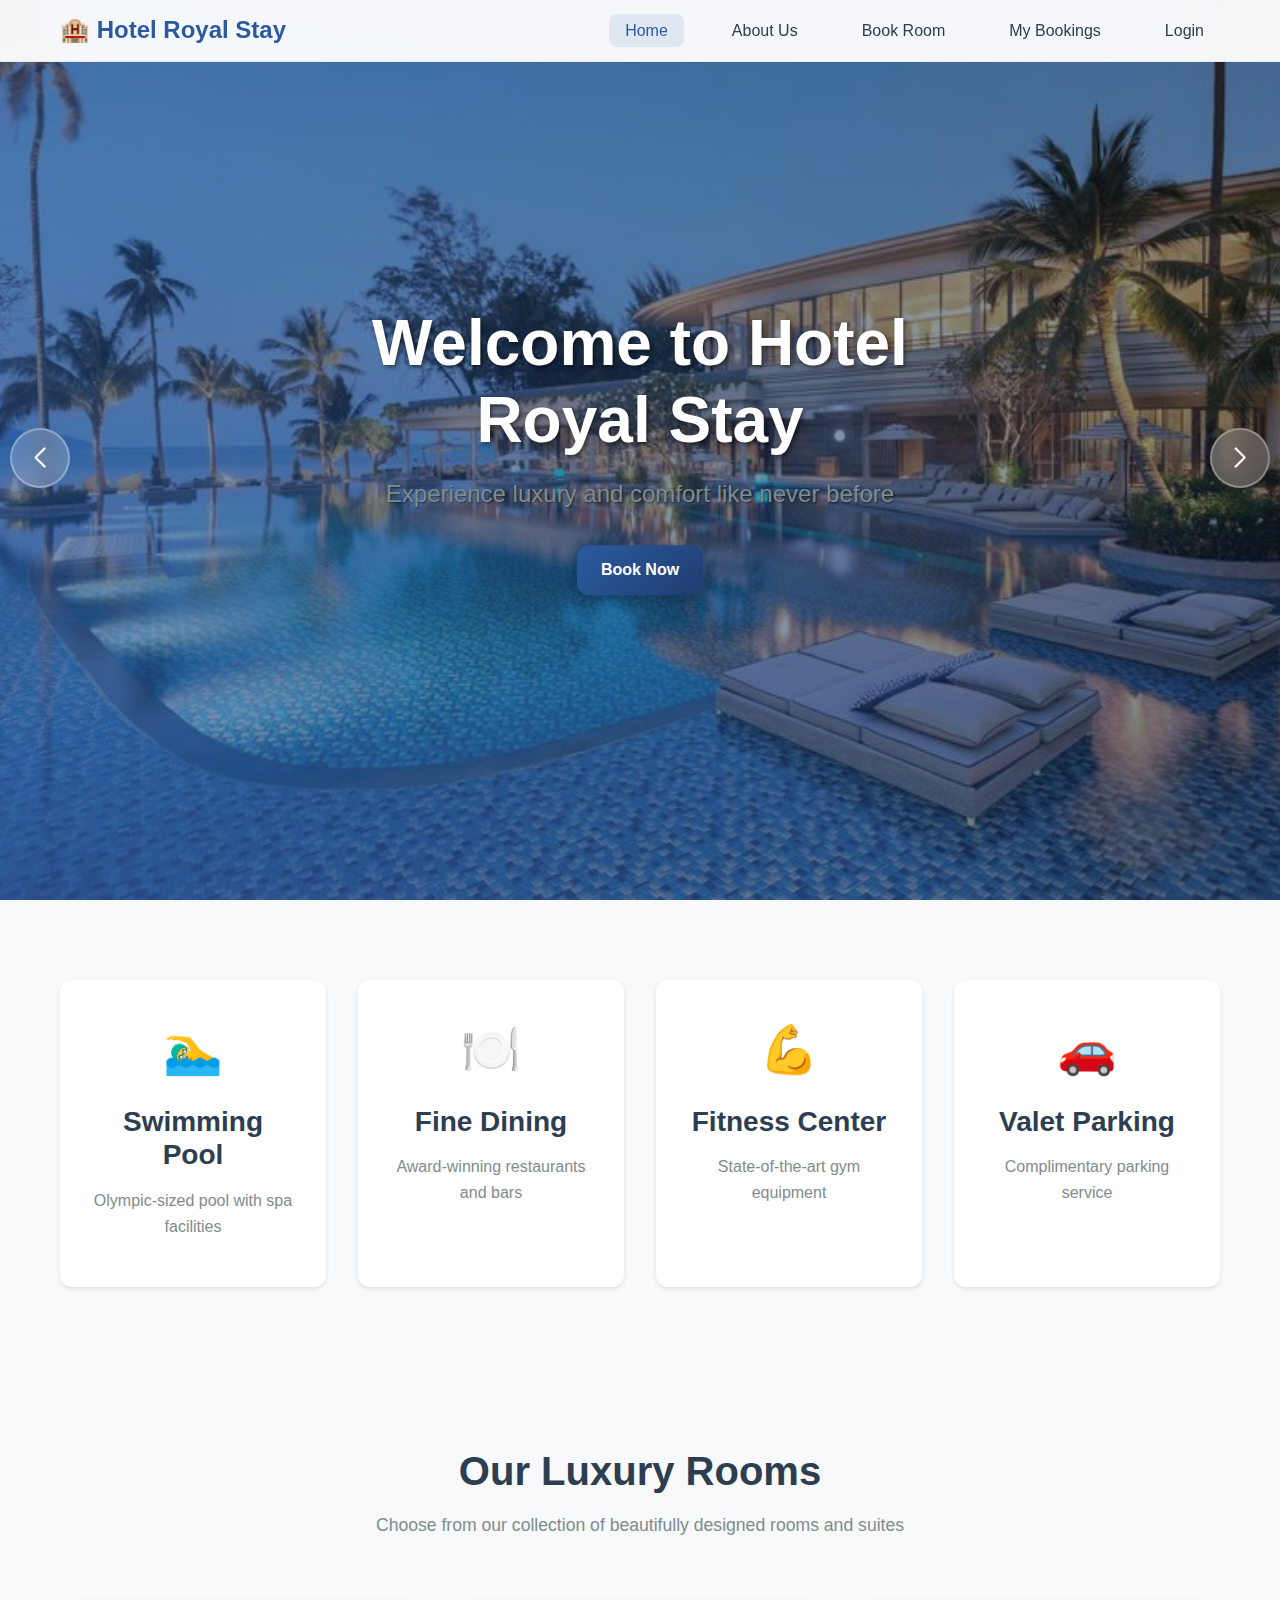
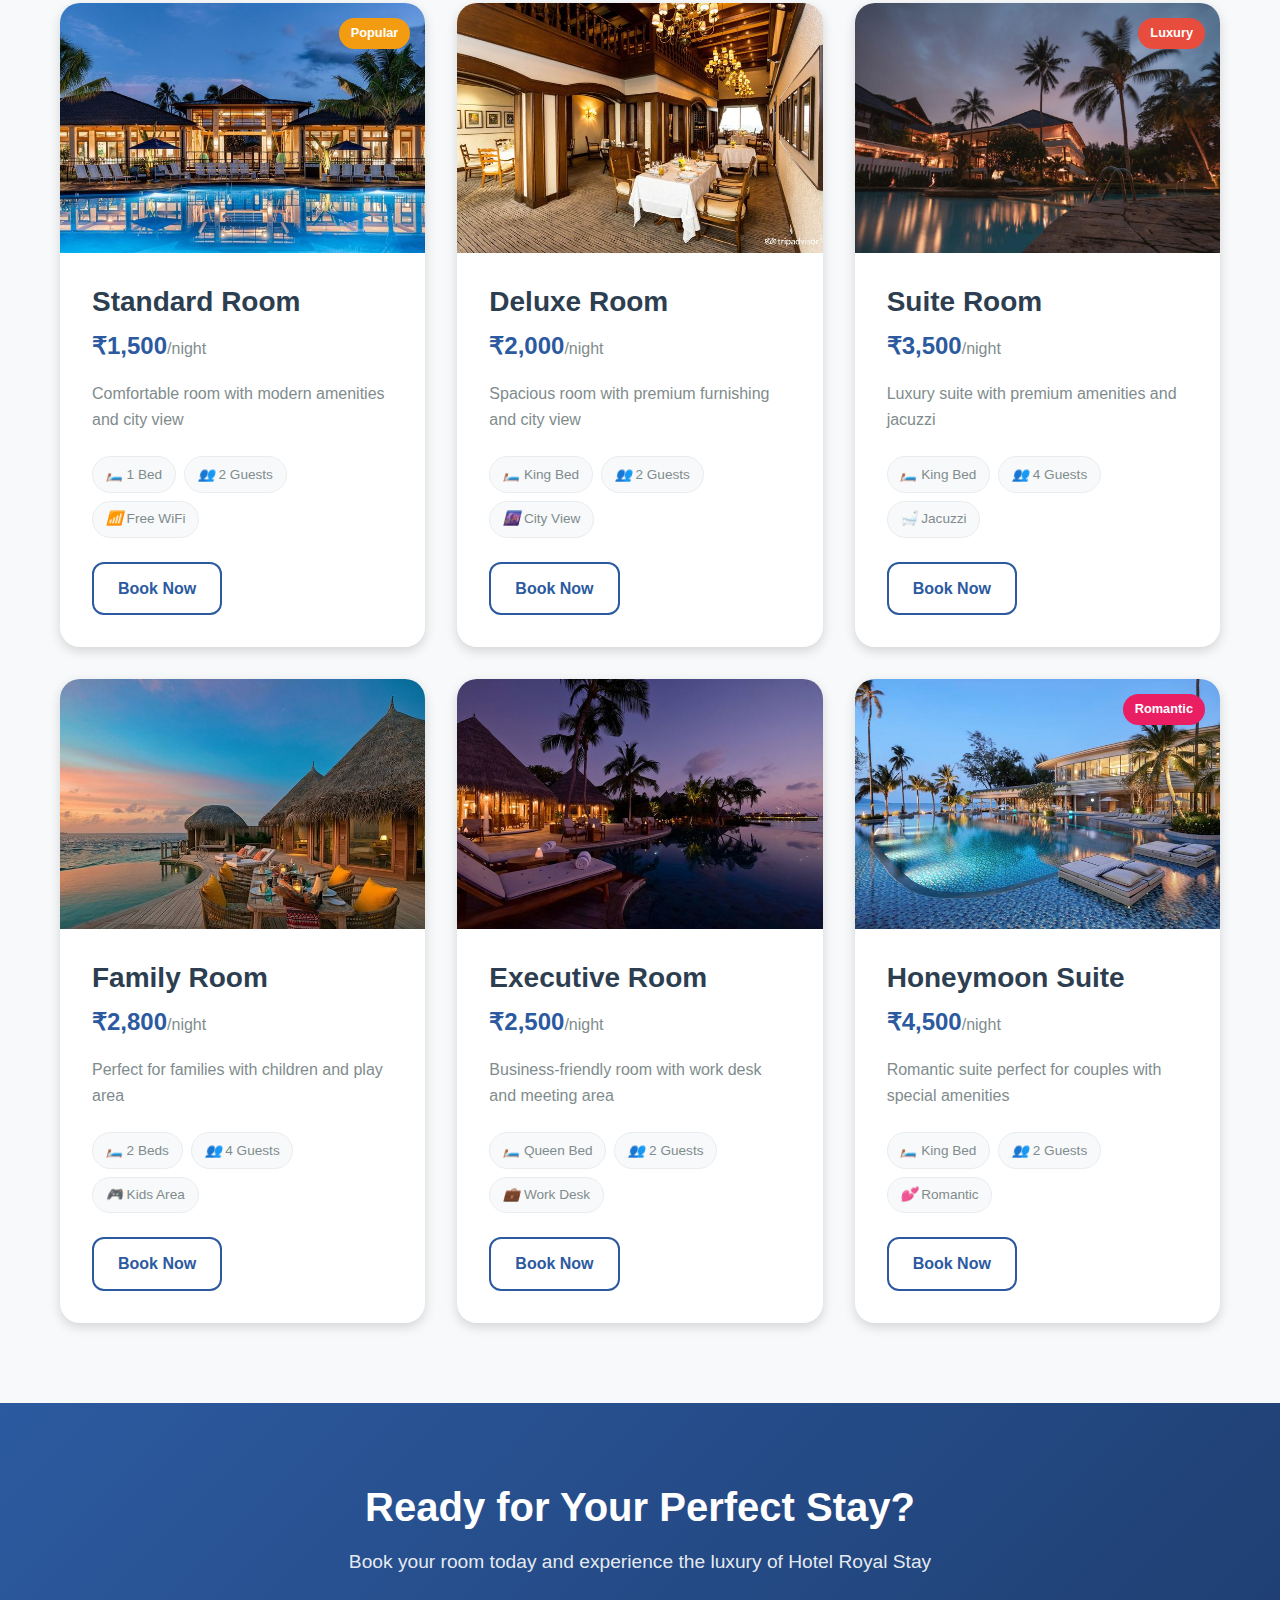
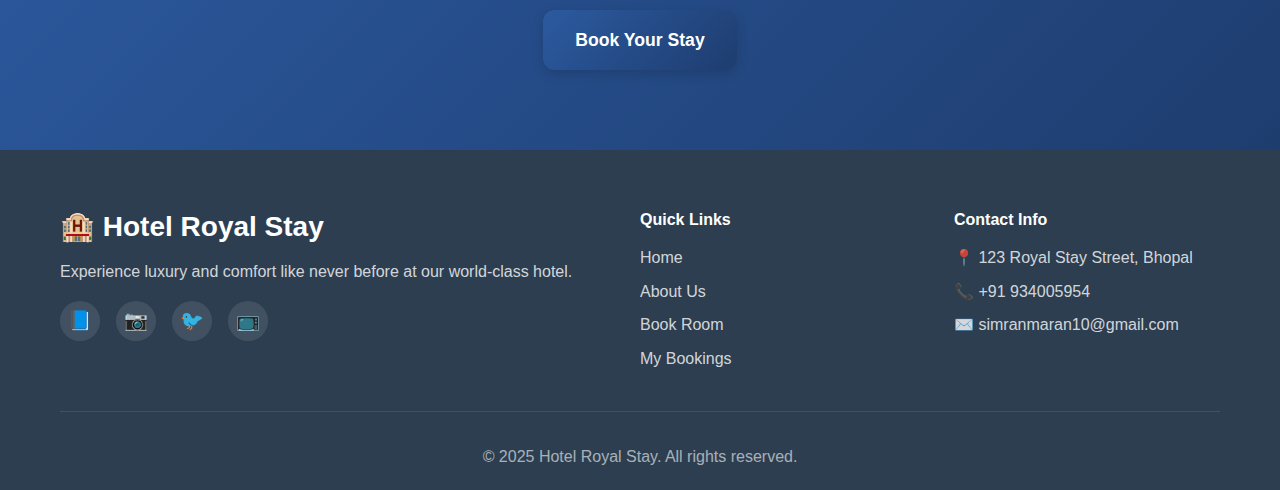
<file: index.html>
<!DOCTYPE html>
<html lang="en">
<head>
    <meta charset="UTF-8">
    <meta name="viewport" content="width=device-width, initial-scale=1.0">
    <title>Hotel Paradise - Home</title>
    <link rel="stylesheet" href="https://cdn.jsdelivr.net/npm/swiper@11/swiper-bundle.min.css">
    <link rel="stylesheet" href="styles.css">
</head>
<body>
    <!-- Navigation -->
    <nav class="navbar">
        <div class="nav-container">
            <div class="logo">
                <h2>🏨 Hotel Royal Stay</h2>
            </div>
            <ul class="nav-menu">
                <li><a href="index.html" class="active">Home</a></li>
                <li><a href="about.html">About Us</a></li>
                <li><a href="booking.html">Book Room</a></li>
                <li><a href="my-bookings.html">My Bookings</a></li>
                <li><a href="login.html">Login</a></li>
            </ul>
            <div class="mobile-menu-toggle">
                <span></span>
                <span></span>
                <span></span>
            </div>
        </div>
    </nav>

    <!-- Hero Section with Swiper Slider -->
    <section class="hero">
        <div class="swiper hero-swiper">
            <div class="swiper-wrapper">
                <div class="swiper-slide">
                    <img src="./images/hotel.jpg" alt="Hotel Exterior">
                    <div class="slide-overlay"></div>
                    <div class="slide-content">
                        <h1 class="slide-title">Welcome to Hotel Royal Stay</h1>
                        <p class="slide-subtitle">Experience luxury and comfort like never before</p>
                        <a href="booking.html" class="btn-primary">Book Now</a>
                    </div>
                </div>
                <div class="swiper-slide">
                    <img src="./images/img3.jpg" alt="Luxury Room">
                    <div class="slide-overlay"></div>
                    <div class="slide-content">
                        <h1 class="slide-title">Luxury Accommodations</h1>
                        <p class="slide-subtitle">Indulge in our premium rooms and suites</p>
                        <a href="booking.html" class="btn-primary">Book Now</a>
                    </div>
                </div>
                <div class="swiper-slide">
                    <img src="./images/img5.jpeg" alt="Hotel Amenities">
                    <div class="slide-overlay"></div>
                    <div class="slide-content">
                        <h1 class="slide-title">World-Class Amenities</h1>
                        <p class="slide-subtitle">Enjoy our spa, pool, and fine dining</p>
                        <a href="booking.html" class="btn-primary">Book Now</a>
                    </div>
                </div>
            </div>
            
            <!-- Navigation buttons -->
            <div class="swiper-button-next"></div>
            <div class="swiper-button-prev"></div>
            
            <!-- Pagination -->
            <div class="swiper-pagination"></div>
        </div>
    </section>

    <!-- Features Section -->
    <section class="features">
        <div class="container">
            <div class="features-grid">
                <div class="feature-card">
                    <div class="feature-icon">🏊‍♂️</div>
                    <h3>Swimming Pool</h3>
                    <p>Olympic-sized pool with spa facilities</p>
                </div>
                <div class="feature-card">
                    <div class="feature-icon">🍽️</div>
                    <h3>Fine Dining</h3>
                    <p>Award-winning restaurants and bars</p>
                </div>
                <div class="feature-card">
                    <div class="feature-icon">💪</div>
                    <h3>Fitness Center</h3>
                    <p>State-of-the-art gym equipment</p>
                </div>
                <div class="feature-card">
                    <div class="feature-icon">🚗</div>
                    <h3>Valet Parking</h3>
                    <p>Complimentary parking service</p>
                </div>
            </div>
        </div>
    </section>

    <!-- Rooms Section -->
    <section class="rooms">
        <div class="container">
            <div class="section-header">
                <h2>Our Luxury Rooms</h2>
                <p>Choose from our collection of beautifully designed rooms and suites</p>
            </div>
            
            <div class="room-grid">
                <div class="room-card">
                    <div class="room-image">
                        <img src="./images/hotel1.jpg" alt="Standard Room">
                        <div class="room-badge">Popular</div>
                    </div>
                    <div class="room-info">
                        <h3>Standard Room</h3>
                        <p class="price">₹1,500<span>/night</span></p>
                        <p class="description">Comfortable room with modern amenities and city view</p>
                        <div class="room-features">
                            <span><i>🛏️</i> 1 Bed</span>
                            <span><i>👥</i> 2 Guests</span>
                            <span><i>📶</i> Free WiFi</span>
                        </div>
                        <a href="booking.html" class="btn-secondary">Book Now</a>
                    </div>
                </div>
                
                <div class="room-card">
                    <div class="room-image">
                        <img src="./images/hotel2.jpg" alt="Deluxe Room">
                    </div>
                    <div class="room-info">
                        <h3>Deluxe Room</h3>
                        <p class="price">₹2,000<span>/night</span></p>
                        <p class="description">Spacious room with premium furnishing and city view</p>
                        <div class="room-features">
                            <span><i>🛏️</i> King Bed</span>
                            <span><i>👥</i> 2 Guests</span>
                            <span><i>🌆</i> City View</span>
                        </div>
                        <a href="booking.html" class="btn-secondary">Book Now</a>
                    </div>
                </div>
                
                <div class="room-card">
                    <div class="room-image">
                        <img src="./images/hotel4.jpg" alt="Suite Room">
                        <div class="room-badge luxury">Luxury</div>
                    </div>
                    <div class="room-info">
                        <h3>Suite Room</h3>
                        <p class="price">₹3,500<span>/night</span></p>
                        <p class="description">Luxury suite with premium amenities and jacuzzi</p>
                        <div class="room-features">
                            <span><i>🛏️</i> King Bed</span>
                            <span><i>👥</i> 4 Guests</span>
                            <span><i>🛁</i> Jacuzzi</span>
                        </div>
                        <a href="booking.html" class="btn-secondary">Book Now</a>
                    </div>
                </div>
                
                <div class="room-card">
                    <div class="room-image">
                        <img src="./images/hotel6.jpg" alt="Family Room">
                    </div>
                    <div class="room-info">
                        <h3>Family Room</h3>
                        <p class="price">₹2,800<span>/night</span></p>
                        <p class="description">Perfect for families with children and play area</p>
                        <div class="room-features">
                            <span><i>🛏️</i> 2 Beds</span>
                            <span><i>👥</i> 4 Guests</span>
                            <span><i>🎮</i> Kids Area</span>
                        </div>
                        <a href="booking.html" class="btn-secondary">Book Now</a>
                    </div>
                </div>
                
                <div class="room-card">
                    <div class="room-image">
                        <img src="./images/hotel5.jpg" alt="Executive Room">
                    </div>
                    <div class="room-info">
                        <h3>Executive Room</h3>
                        <p class="price">₹2,500<span>/night</span></p>
                        <p class="description">Business-friendly room with work desk and meeting area</p>
                        <div class="room-features">
                            <span><i>🛏️</i> Queen Bed</span>
                            <span><i>👥</i> 2 Guests</span>
                            <span><i>💼</i> Work Desk</span>
                        </div>
                        <a href="booking.html" class="btn-secondary">Book Now</a>
                    </div>
                </div>
                
                <div class="room-card">
                    <div class="room-image">
                        <img src="./images/hotel.jpg" alt="Honeymoon Suite">
                        <div class="room-badge romantic">Romantic</div>
                    </div>
                    <div class="room-info">
                        <h3>Honeymoon Suite</h3>
                        <p class="price">₹4,500<span>/night</span></p>
                        <p class="description">Romantic suite perfect for couples with special amenities</p>
                        <div class="room-features">
                            <span><i>🛏️</i> King Bed</span>
                            <span><i>👥</i> 2 Guests</span>
                            <span><i>💕</i> Romantic</span>
                        </div>
                        <a href="booking.html" class="btn-secondary">Book Now</a>
                    </div>
                </div>
            </div>
        </div>
    </section>

    <!-- CTA Section -->
    <section class="cta-section">
        <div class="container">
            <div class="cta-content">
                <h2>Ready for Your Perfect Stay?</h2>
                <p>Book your room today and experience the luxury of Hotel Royal Stay</p>
                <a href="booking.html" class="btn-primary large">Book Your Stay</a>
            </div>
        </div>
    </section>

    <!-- Footer -->
    <footer class="footer">
        <div class="container">
            <div class="footer-content">
                <div class="footer-section">
                    <h3>🏨 Hotel Royal Stay</h3>
                    <p>Experience luxury and comfort like never before at our world-class hotel.</p>
                    <div class="social-links">
                        <a href="#">📘</a>
                        <a href="#">📷</a>
                        <a href="#">🐦</a>
                        <a href="#">📺</a>
                    </div>
                </div>
                <div class="footer-section">
                    <h4>Quick Links</h4>
                    <ul>
                        <li><a href="index.html">Home</a></li>
                        <li><a href="about.html">About Us</a></li>
                        <li><a href="booking.html">Book Room</a></li>
                        <li><a href="my-bookings.html">My Bookings</a></li>
                    </ul>
                </div>
                <div class="footer-section">
                    <h4>Contact Info</h4>
                    <p>📍 123 Royal Stay Street, Bhopal</p>
                    <p>📞 +91 934005954</p>
                    <p>✉️ simranmaran10@gmail.com</p>
                </div>
            </div>
            <div class="footer-bottom">
                <p>&copy; 2025 Hotel Royal Stay. All rights reserved.</p>
            </div>
        </div>
    </footer>

    <script src="https://cdn.jsdelivr.net/npm/swiper@11/swiper-bundle.min.js"></script>
    <script src="script.js"></script>
</body>
</html>
</file>
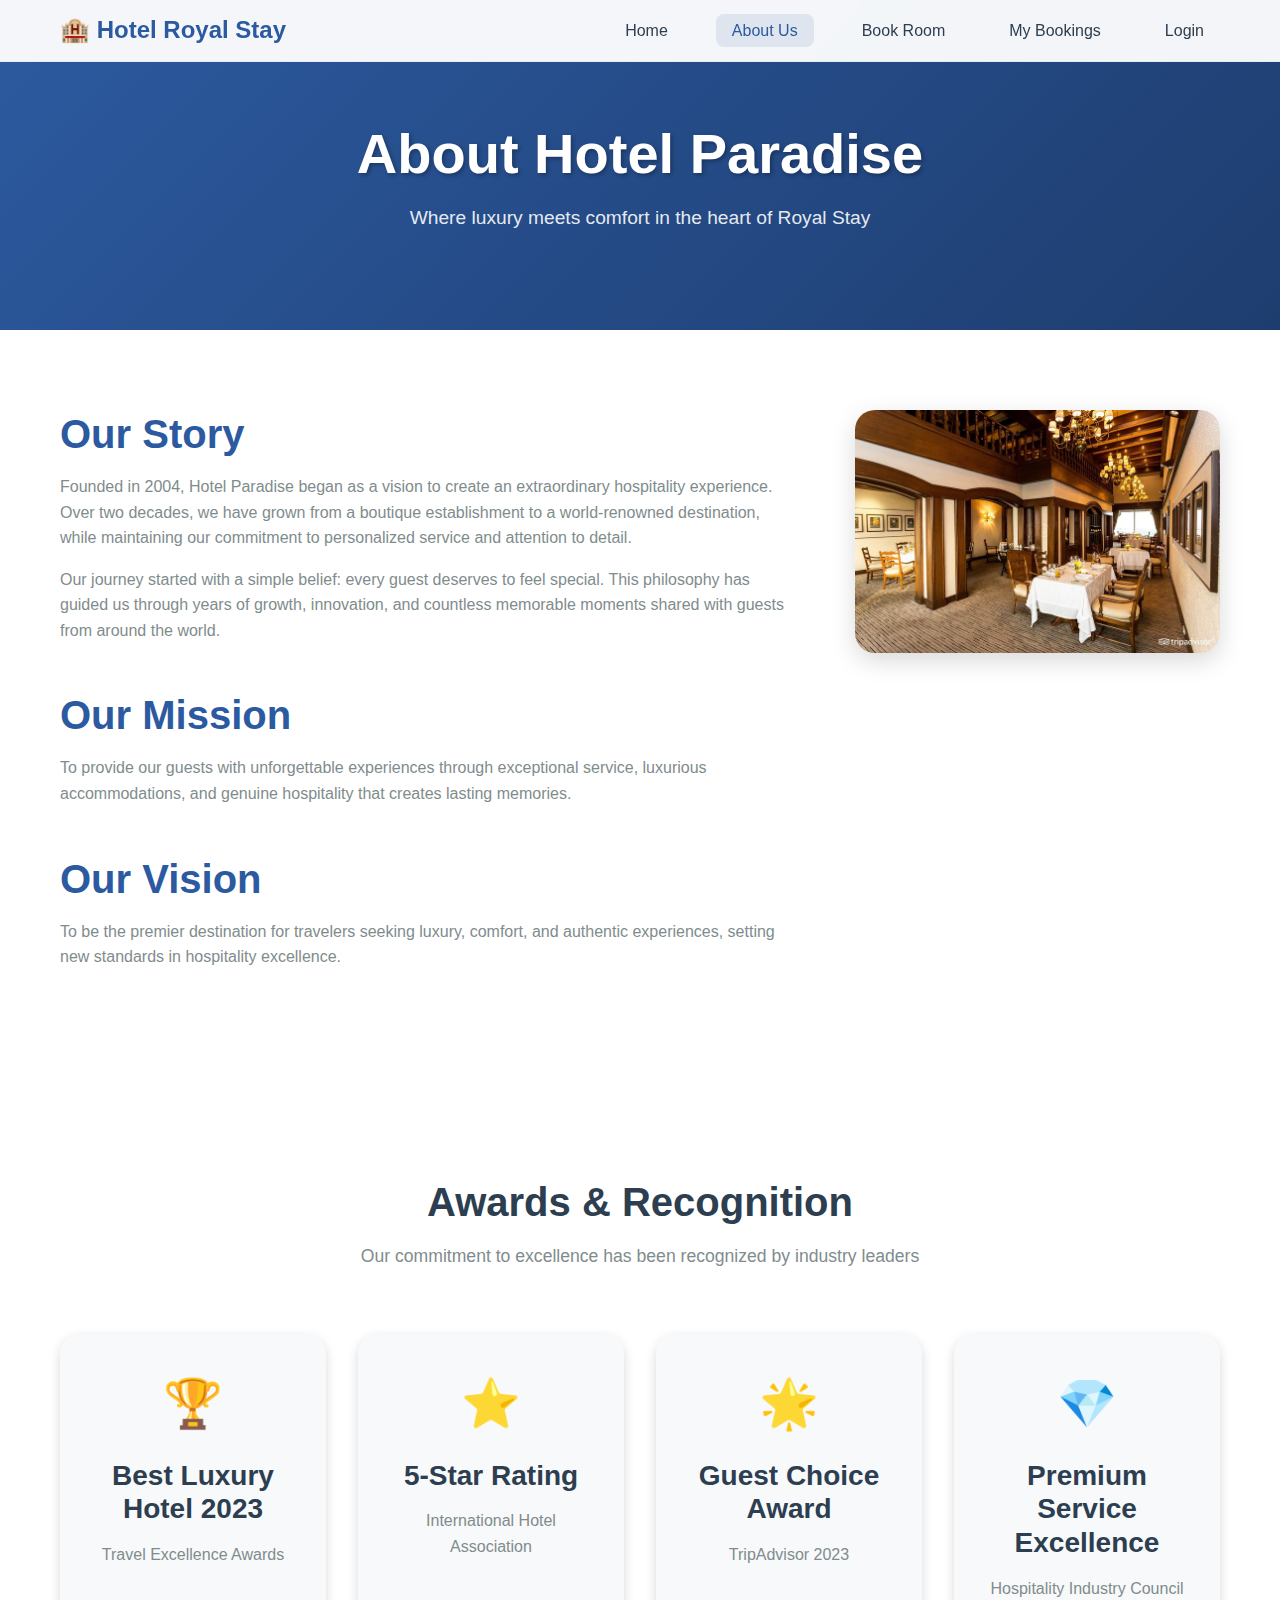
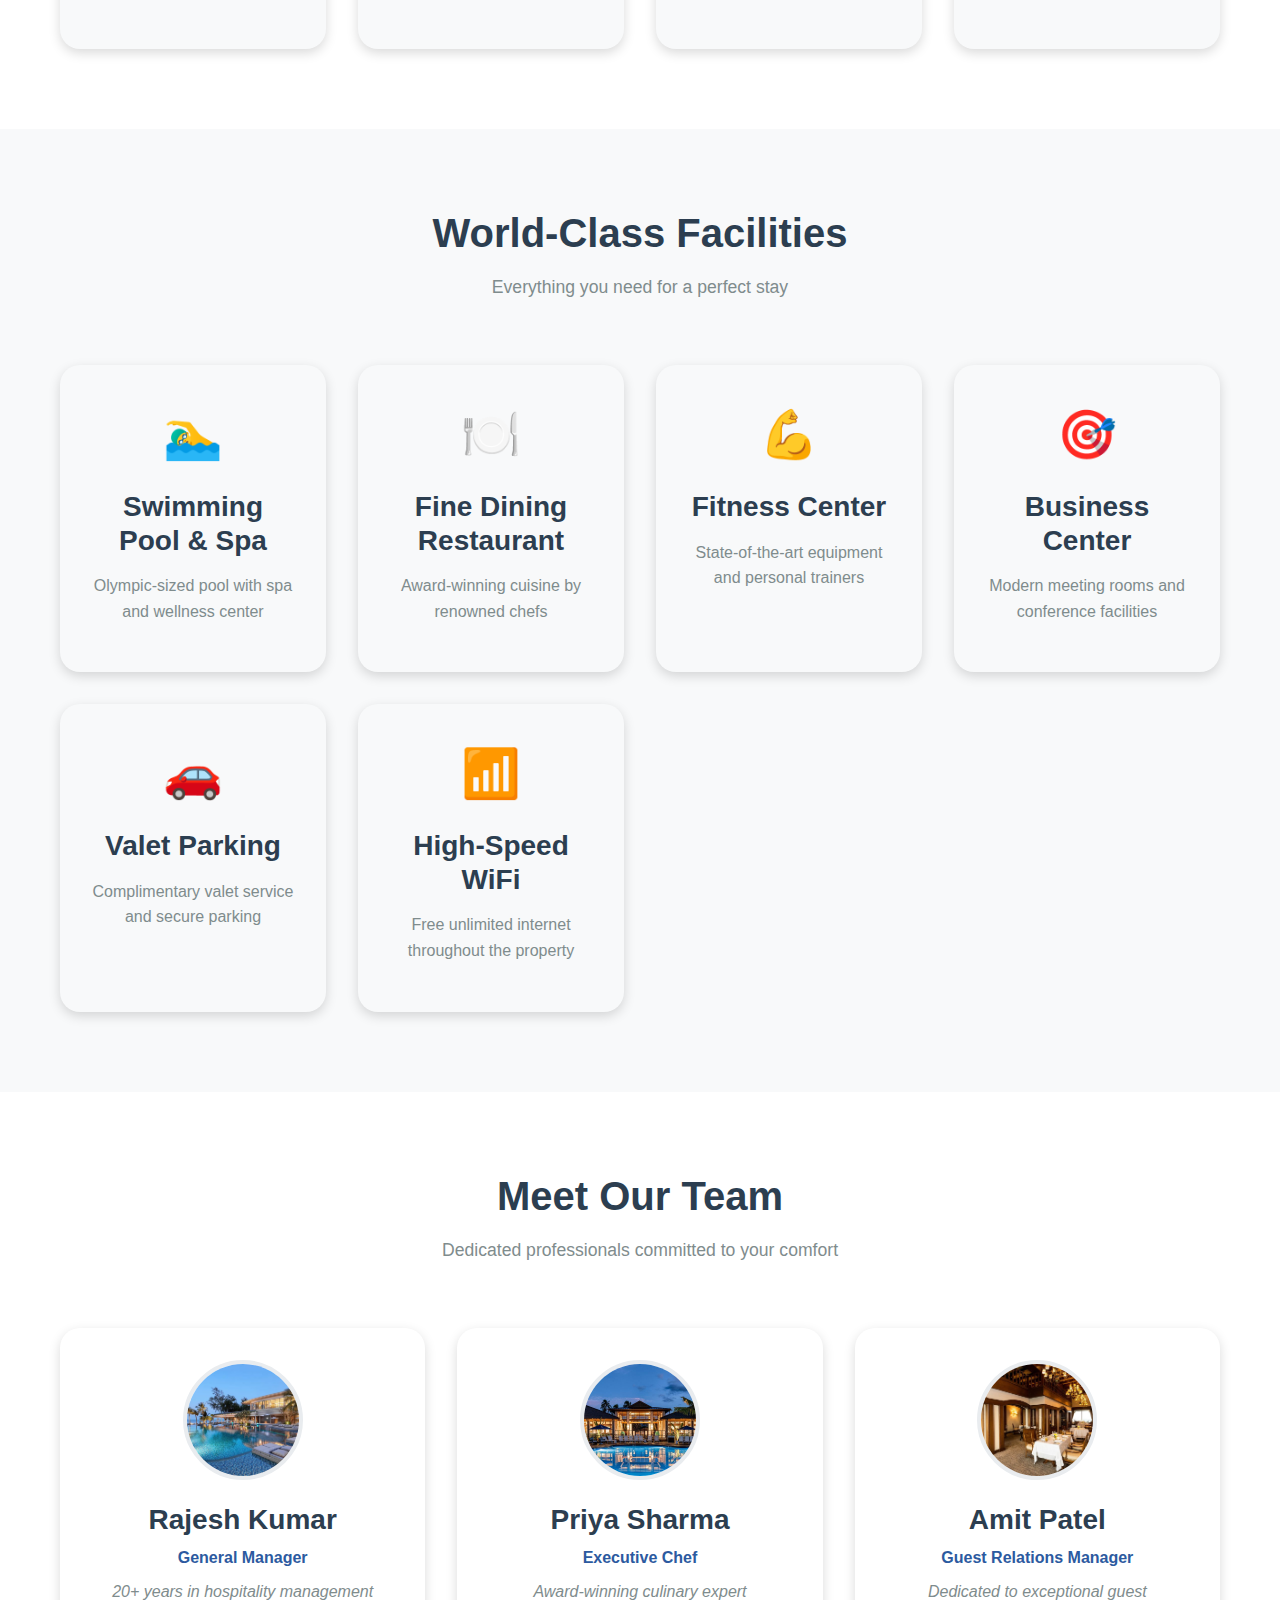
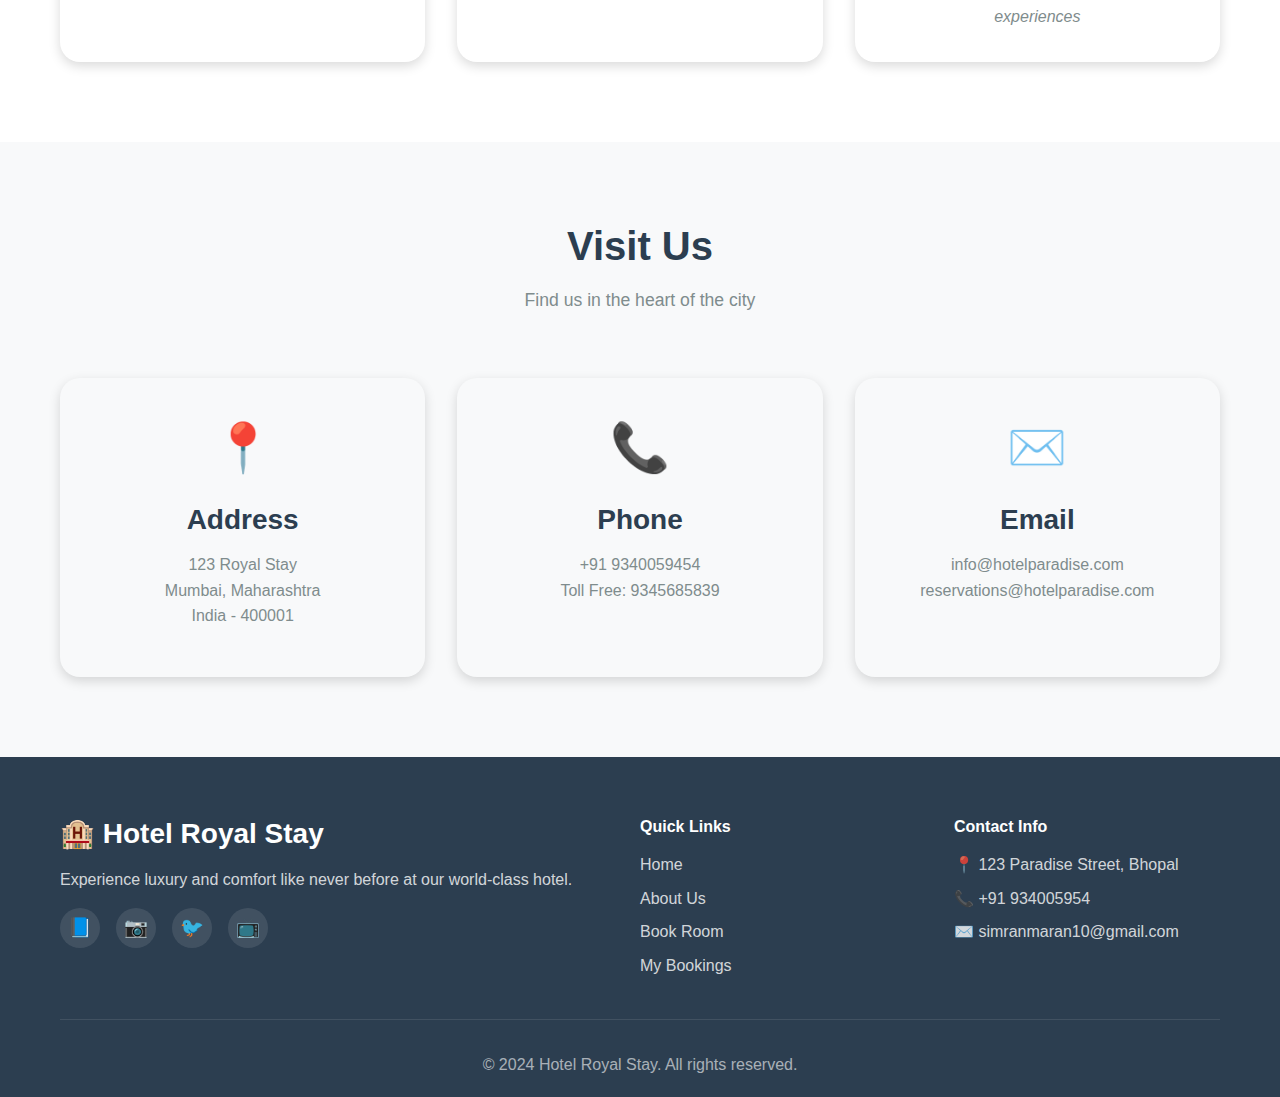
<file: about.html>
<!DOCTYPE html>
<html lang="en">
<head>
    <meta charset="UTF-8">
    <meta name="viewport" content="width=device-width, initial-scale=1.0">
    <title>Hotel Paradise - About Us</title>
    <link rel="stylesheet" href="styles.css">
</head>
<body>
    <!-- Navigation -->
    <nav class="navbar">
        <div class="nav-container">
            <div class="logo">
                <h2>🏨 Hotel Royal Stay</h2>
            </div>
            <ul class="nav-menu">
                <li><a href="index.html">Home</a></li>
                <li><a href="about.html" class="active">About Us</a></li>
                <li><a href="booking.html">Book Room</a></li>
                <li><a href="my-bookings.html">My Bookings</a></li>
                <li><a href="login.html">Login</a></li>
            </ul>
            <div class="mobile-menu-toggle">
                <span></span>
                <span></span>
                <span></span>
            </div>
        </div>
    </nav>

    <!-- Page Header -->
    <section class="page-header">
        <div class="container">
            <h1>About Hotel Paradise</h1>
            <p>Where luxury meets comfort in the heart of Royal Stay</p>
        </div>
    </section>

    <!-- About Content -->
    <section class="about-content">
        <div class="container">
            <div class="about-grid">
                <div class="about-text">
                    <div class="text-section">
                        <h2>Our Story</h2>
                        <p>Founded in 2004, Hotel Paradise began as a vision to create an extraordinary hospitality experience. Over two decades, we have grown from a boutique establishment to a world-renowned destination, while maintaining our commitment to personalized service and attention to detail.</p>
                        
                        <p>Our journey started with a simple belief: every guest deserves to feel special. This philosophy has guided us through years of growth, innovation, and countless memorable moments shared with guests from around the world.</p>
                    </div>
                    
                    <div class="text-section">
                        <h2>Our Mission</h2>
                        <p>To provide our guests with unforgettable experiences through exceptional service, luxurious accommodations, and genuine hospitality that creates lasting memories.</p>
                    </div>
                    
                    <div class="text-section">
                        <h2>Our Vision</h2>
                        <p>To be the premier destination for travelers seeking luxury, comfort, and authentic experiences, setting new standards in hospitality excellence.</p>
                    </div>
                </div>
                <div class="about-image">
                    <img src="./images/hotel2.jpg" alt="Hotel Paradise Building">
                </div>
            </div>
        </div>
    </section>

    <!-- Awards Section -->
    <section class="awards-section">
        <div class="container">
            <div class="section-header">
                <h2>Awards & Recognition</h2>
                <p>Our commitment to excellence has been recognized by industry leaders</p>
            </div>
            <div class="awards-grid">
                <div class="award-card">
                    <div class="award-icon">🏆</div>
                    <h3>Best Luxury Hotel 2023</h3>
                    <p>Travel Excellence Awards</p>
                </div>
                <div class="award-card">
                    <div class="award-icon">⭐</div>
                    <h3>5-Star Rating</h3>
                    <p>International Hotel Association</p>
                </div>
                <div class="award-card">
                    <div class="award-icon">🌟</div>
                    <h3>Guest Choice Award</h3>
                    <p>TripAdvisor 2023</p>
                </div>
                <div class="award-card">
                    <div class="award-icon">💎</div>
                    <h3>Premium Service Excellence</h3>
                    <p>Hospitality Industry Council</p>
                </div>
            </div>
        </div>
    </section>

    <!-- Facilities Section -->
    <section class="facilities-section">
        <div class="container">
            <div class="section-header">
                <h2>World-Class Facilities</h2>
                <p>Everything you need for a perfect stay</p>
            </div>
            <div class="facilities-grid">
                <div class="facility-card">
                    <div class="facility-icon">🏊‍♂️</div>
                    <h3>Swimming Pool & Spa</h3>
                    <p>Olympic-sized pool with spa and wellness center</p>
                </div>
                <div class="facility-card">
                    <div class="facility-icon">🍽️</div>
                    <h3>Fine Dining Restaurant</h3>
                    <p>Award-winning cuisine by renowned chefs</p>
                </div>
                <div class="facility-card">
                    <div class="facility-icon">💪</div>
                    <h3>Fitness Center</h3>
                    <p>State-of-the-art equipment and personal trainers</p>
                </div>
                <div class="facility-card">
                    <div class="facility-icon">🎯</div>
                    <h3>Business Center</h3>
                    <p>Modern meeting rooms and conference facilities</p>
                </div>
                <div class="facility-card">
                    <div class="facility-icon">🚗</div>
                    <h3>Valet Parking</h3>
                    <p>Complimentary valet service and secure parking</p>
                </div>
                <div class="facility-card">
                    <div class="facility-icon">📶</div>
                    <h3>High-Speed WiFi</h3>
                    <p>Free unlimited internet throughout the property</p>
                </div>
            </div>
        </div>
    </section>

    <!-- Team Section -->
    <section class="team-section">
        <div class="container">
            <div class="section-header">
                <h2>Meet Our Team</h2>
                <p>Dedicated professionals committed to your comfort</p>
            </div>
            <div class="team-grid">
                <div class="team-member">
                    <img src="./images/hotel.jpg" alt="General Manager">
                    <h3>Rajesh Kumar</h3>
                    <p class="position">General Manager</p>
                    <p class="team-bio">20+ years in hospitality management</p>
                </div>
                <div class="team-member">
                    <img src="./images/hotel1.jpg" alt="Head Chef">
                    <h3>Priya Sharma</h3>
                    <p class="position">Executive Chef</p>
                    <p class="team-bio">Award-winning culinary expert</p>
                </div>
                <div class="team-member">
                    <img src="./images/hotel2.jpg" alt="Guest Relations">
                    <h3>Amit Patel</h3>
                    <p class="position">Guest Relations Manager</p>
                    <p class="team-bio">Dedicated to exceptional guest experiences</p>
                </div>
            </div>
        </div>
    </section>

    <!-- Contact Section -->
    <section class="contact-section">
        <div class="container">
            <div class="section-header">
                <h2>Visit Us</h2>
                <p>Find us in the heart of the city</p>
            </div>
            <div class="contact-grid">
                <div class="contact-item">
                    <div class="contact-icon">📍</div>
                    <h3>Address</h3>
                    <p>123 Royal Stay<br>Mumbai, Maharashtra<br>India - 400001</p>
                </div>
                <div class="contact-item">
                    <div class="contact-icon">📞</div>
                    <h3>Phone</h3>
                    <p>+91 9340059454<br>Toll Free: 9345685839</p>
                </div>
                <div class="contact-item">
                    <div class="contact-icon">✉️</div>
                    <h3>Email</h3>
                    <p>info@hotelparadise.com<br>reservations@hotelparadise.com</p>
                </div>
            </div>
        </div>
    </section>

    <!-- Footer -->
    <footer class="footer">
        <div class="container">
            <div class="footer-content">
                <div class="footer-section">
                    <h3>🏨 Hotel Royal Stay</h3>
                    <p>Experience luxury and comfort like never before at our world-class hotel.</p>
                    <div class="social-links">
                        <a href="#">📘</a>
                        <a href="#">📷</a>
                        <a href="#">🐦</a>
                        <a href="#">📺</a>
                    </div>
                </div>
                <div class="footer-section">
                    <h4>Quick Links</h4>
                    <ul>
                        <li><a href="index.html">Home</a></li>
                        <li><a href="about.html">About Us</a></li>
                        <li><a href="booking.html">Book Room</a></li>
                        <li><a href="my-bookings.html">My Bookings</a></li>
                    </ul>
                </div>
                <div class="footer-section">
                    <h4>Contact Info</h4>
                    <p>📍 123 Paradise Street, Bhopal</p>
                    <p>📞 +91 934005954 </p>
                    <p>✉️ simranmaran10@gmail.com</p>
                </div>
            </div>
            <div class="footer-bottom">
                <p>&copy; 2024 Hotel Royal Stay. All rights reserved.</p>
            </div>
        </div>
    </footer>

    <script src="script.js"></script>
</body>
</html>
</file>
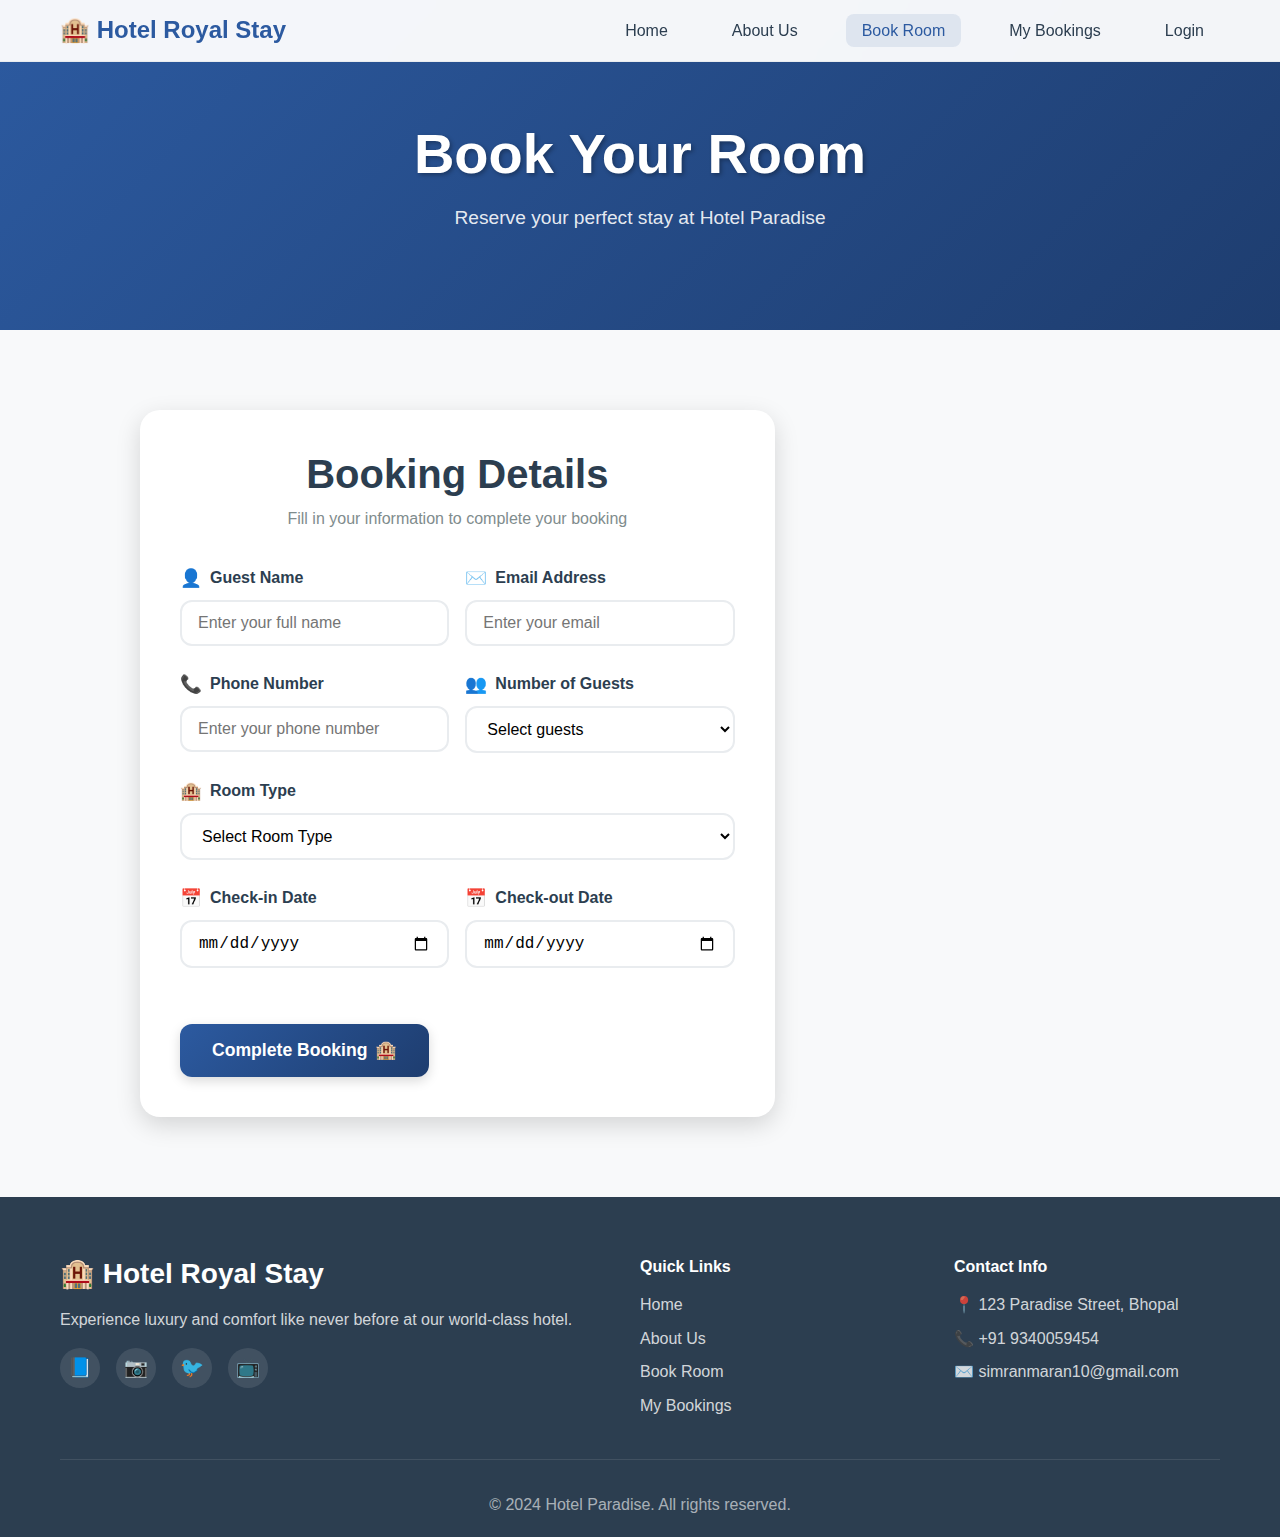
<file: booking.html>
<!DOCTYPE html>
<html lang="en">
<head>
    <meta charset="UTF-8">
    <meta name="viewport" content="width=device-width, initial-scale=1.0">
    <title>Hotel Paradise - Book Room</title>
    <link rel="stylesheet" href="styles.css">
</head>
<body>
    <!-- Navigation -->
    <nav class="navbar">
        <div class="nav-container">
            <div class="logo">
                <h2>🏨 Hotel Royal Stay</h2>
            </div>
            <ul class="nav-menu">
                <li><a href="index.html">Home</a></li>
                <li><a href="about.html">About Us</a></li>
                <li><a href="booking.html" class="active">Book Room</a></li>
                <li><a href="my-bookings.html">My Bookings</a></li>
                <li><a href="login.html">Login</a></li>
            </ul>
            <div class="mobile-menu-toggle">
                <span></span>
                <span></span>
                <span></span>
            </div>
        </div>
    </nav>

    <!-- Page Header -->
    <section class="page-header">
        <div class="container">
            <h1>Book Your Room</h1>
            <p>Reserve your perfect stay at Hotel Paradise</p>
        </div>
    </section>

    <!-- Booking Form -->
    <section class="booking-section">
        <div class="container">
            <div class="booking-container">
                <div class="booking-form-wrapper">
                    <div class="form-header">
                        <h2>Booking Details</h2>
                        <p>Fill in your information to complete your booking</p>
                    </div>
                    
                    <form class="booking-form" onsubmit="return handleBooking(event)">
                        <div class="form-row">
                            <div class="form-group">
                                <label for="guestName">
                                    <span class="label-icon">👤</span>
                                    Guest Name
                                </label>
                                <input type="text" id="guestName" placeholder="Enter your full name" required>
                            </div>
                            
                            <div class="form-group">
                                <label for="email">
                                    <span class="label-icon">✉️</span>
                                    Email Address
                                </label>
                                <input type="email" id="email" placeholder="Enter your email" required>
                            </div>
                        </div>
                        
                        <div class="form-row">
                            <div class="form-group">
                                <label for="phone">
                                    <span class="label-icon">📞</span>
                                    Phone Number
                                </label>
                                <input type="tel" id="phone" placeholder="Enter your phone number" required>
                            </div>
                            
                            <div class="form-group">
                                <label for="guests">
                                    <span class="label-icon">👥</span>
                                    Number of Guests
                                </label>
                                <select id="guests" required>
                                    <option value="">Select guests</option>
                                    <option value="1">1 Guest</option>
                                    <option value="2">2 Guests</option>
                                    <option value="3">3 Guests</option>
                                    <option value="4">4 Guests</option>
                                    <option value="5">5+ Guests</option>
                                </select>
                            </div>
                        </div>
                        
                        <div class="form-group">
                            <label for="roomType">
                                <span class="label-icon">🏨</span>
                                Room Type
                            </label>
                            <select id="roomType" required>
                                <option value="">Select Room Type</option>
                                <option value="Standard Room - ₹1500/night">Standard Room - ₹1,500/night</option>
                                <option value="Garden View Room - ₹1800/night">Garden View Room - ₹1,800/night</option>
                                <option value="Deluxe Room - ₹2000/night">Deluxe Room - ₹2,000/night</option>
                                <option value="Executive Room - ₹2500/night">Executive Room - ₹2,500/night</option>
                                <option value="Family Room - ₹2800/night">Family Room - ₹2,800/night</option>
                                <option value="Ocean View Room - ₹3200/night">Ocean View Room - ₹3,200/night</option>
                                <option value="Suite Room - ₹3500/night">Suite Room - ₹3,500/night</option>
                                <option value="Honeymoon Suite - ₹4500/night">Honeymoon Suite - ₹4,500/night</option>
                                <option value="Presidential Suite - ₹8000/night">Presidential Suite - ₹8,000/night</option>
                                <option value="Penthouse - ₹12000/night">Penthouse - ₹12,000/night</option>
                            </select>
                        </div>
                        
                        <div class="form-row">
                            <div class="form-group">
                                <label for="checkIn">
                                    <span class="label-icon">📅</span>
                                    Check-in Date
                                </label>
                                <input type="date" id="checkIn" required>
                            </div>
                            
                            <div class="form-group">
                                <label for="checkOut">
                                    <span class="label-icon">📅</span>
                                    Check-out Date
                                </label>
                                <input type="date" id="checkOut" required>
                            </div>
                        </div>
                        
                        <div class="form-actions">
                            <button type="submit" class="btn-primary large">
                                <span>Complete Booking</span>
                                <span class="btn-icon">🏨</span>
                            </button>
                        </div>
                    </form>
                </div>
                 
                    </div>
                </div>
            </div>
        </div>
    </section>

    <!-- Footer -->
    <footer class="footer">
        <div class="container">
            <div class="footer-content">
                <div class="footer-section">
                    <h3>🏨 Hotel Royal Stay</h3>
                    <p>Experience luxury and comfort like never before at our world-class hotel.</p>
                    <div class="social-links">
                        <a href="#">📘</a>
                        <a href="#">📷</a>
                        <a href="#">🐦</a>
                        <a href="#">📺</a>
                    </div>
                </div>
                <div class="footer-section">
                    <h4>Quick Links</h4>
                    <ul>
                        <li><a href="index.html">Home</a></li>
                        <li><a href="about.html">About Us</a></li>
                        <li><a href="booking.html">Book Room</a></li>
                        <li><a href="my-bookings.html">My Bookings</a></li>
                    </ul>
                </div>
                <div class="footer-section">
                    <h4>Contact Info</h4>
                    <p>📍 123 Paradise Street, Bhopal</p>
                    <p>📞 +91 9340059454</p>
                    <p>✉️ simranmaran10@gmail.com</p>
                </div>
            </div>
            <div class="footer-bottom">
                <p>&copy; 2024 Hotel Paradise. All rights reserved.</p>
            </div>
        </div>
    </footer>

    <script src="script.js"></script>
</body>
</html>
</file>
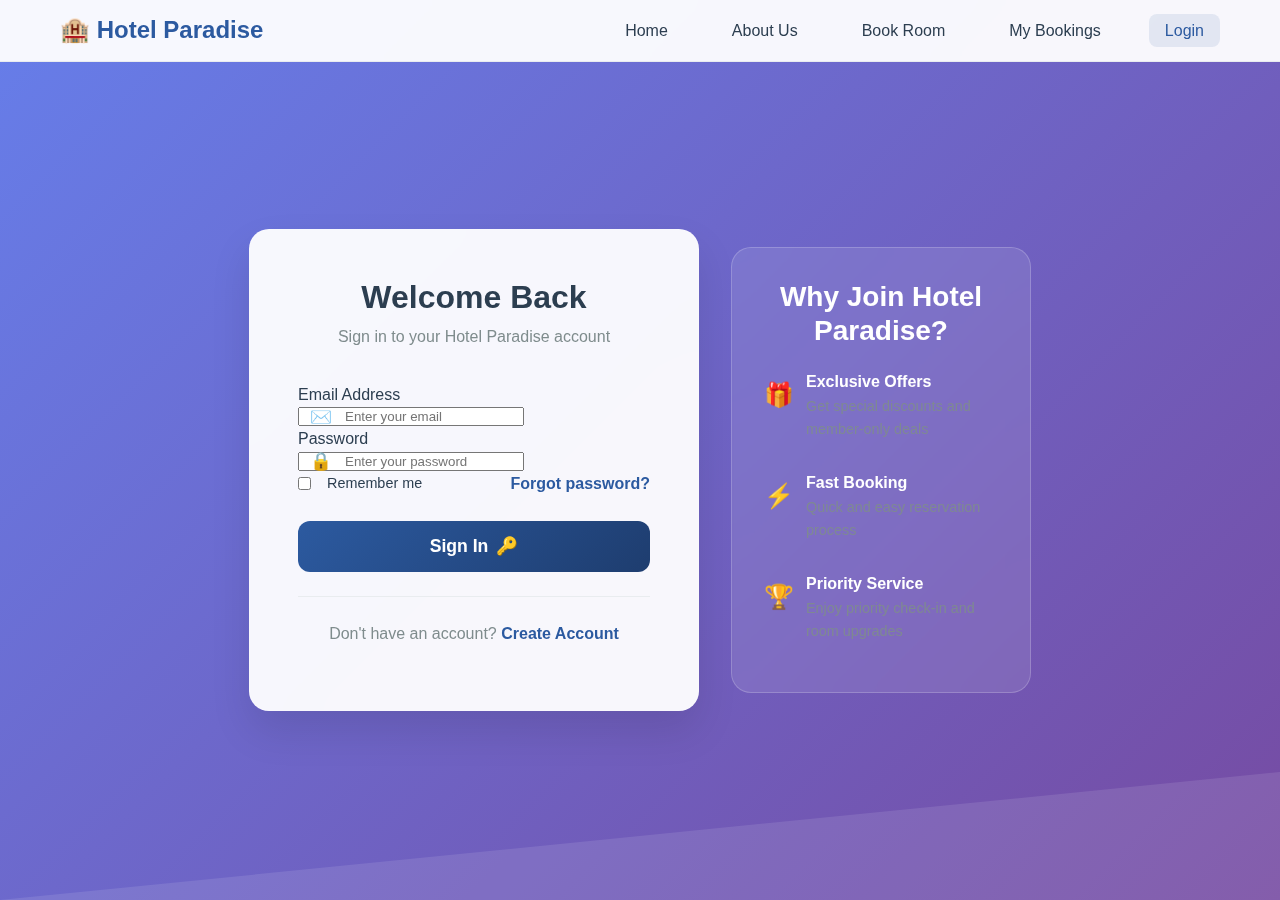
<file: login.html>
<!DOCTYPE html>
<html lang="en">
<head>
    <meta charset="UTF-8">
    <meta name="viewport" content="width=device-width, initial-scale=1.0">
    <title>Hotel Paradise - Login</title>
    <link rel="stylesheet" href="styles.css">
</head>
<body>
    <!-- Navigation -->
    <nav class="navbar">
        <div class="nav-container">
            <div class="logo">
                <h2>🏨 Hotel Paradise</h2>
            </div>
            <ul class="nav-menu">
                <li><a href="index.html">Home</a></li>
                <li><a href="about.html">About Us</a></li>
                <li><a href="booking.html">Book Room</a></li>
                <li><a href="my-bookings.html">My Bookings</a></li>
                <li><a href="login.html" class="active">Login</a></li>
            </ul>
            <div class="mobile-menu-toggle">
                <span></span>
                <span></span>
                <span></span>
            </div>
        </div>
    </nav>

    <!-- Auth Section -->
    <section class="auth-section">
        <div class="auth-container">
            <!-- Login Form -->
            <div class="auth-form" id="loginForm">
                <div class="auth-header">
                    <h2>Welcome Back</h2>
                    <p>Sign in to your Hotel Paradise account</p>
                </div>
                
                <form onsubmit="return handleLogin(event)">
                    <div class="input-group">
                        <label for="loginEmail">Email Address</label>
                        <div class="input-wrapper">
                            <span class="input-icon">✉️</span>
                            <input type="email" id="loginEmail" placeholder="Enter your email" required>
                        </div>
                    </div>
                    
                    <div class="input-group">
                        <label for="loginPassword">Password</label>
                        <div class="input-wrapper">
                            <span class="input-icon">🔒</span>
                            <input type="password" id="loginPassword" placeholder="Enter your password" required>
                        </div>
                    </div>
                    
                    <div class="form-options">
                        <label class="checkbox-wrapper">
                            <input type="checkbox" id="rememberMe">
                            <span class="checkmark"></span>
                            Remember me
                        </label>
                        <a href="#" class="forgot-link">Forgot password?</a>
                    </div>
                    
                    <button type="submit" class="btn-auth">
                        <span>Sign In</span>
                        <span class="btn-icon">🔑</span>
                    </button>
                </form>
                
                <div class="auth-footer">
                    <p>Don't have an account? <a href="#" onclick="showSignup()" class="switch-link">Create Account</a></p>
                </div>
            </div>

            <!-- Signup Form -->
            <div class="auth-form" id="signupForm" style="display: none;">
                <div class="auth-header">
                    <h2>Create Account</h2>
                    <p>Join Hotel Paradise and enjoy exclusive benefits</p>
                </div>
                
                <form onsubmit="return handleSignup(event)">
                    <div class="input-group">
                        <label for="signupName">Full Name</label>
                        <div class="input-wrapper">
                            <span class="input-icon">👤</span>
                            <input type="text" id="signupName" placeholder="Enter your full name" required>
                        </div>
                    </div>
                    
                    <div class="input-group">
                        <label for="signupEmail">Email Address</label>
                        <div class="input-wrapper">
                            <span class="input-icon">✉️</span>
                            <input type="email" id="signupEmail" placeholder="Enter your email" required>
                        </div>
                    </div>
                    
                    <div class="input-group">
                        <label for="signupPassword">Password</label>
                        <div class="input-wrapper">
                            <span class="input-icon">🔒</span>
                            <input type="password" id="signupPassword" placeholder="Create a password" required>
                        </div>
                    </div>
                    
                    <div class="form-options">
                        <label class="checkbox-wrapper">
                            <input type="checkbox" id="agreeTerms" required>
                            <span class="checkmark"></span>
                            I agree to the <a href="#">Terms & Conditions</a>
                        </label>
                    </div>
                    
                    <button type="submit" class="btn-auth">
                        <span>Create Account</span>
                        <span class="btn-icon">🎉</span>
                    </button>
                </form>
                
                <div class="auth-footer">
                    <p>Already have an account? <a href="#" onclick="showLogin()" class="switch-link">Sign In</a></p>
                </div>
            </div>
        </div>
        
        <div class="auth-benefits">
            <h3>Why Join Hotel Paradise?</h3>
            <div class="benefits-list">
                <div class="benefit-item">
                    <span class="benefit-icon">🎁</span>
                    <div>
                        <h4>Exclusive Offers</h4>
                        <p>Get special discounts and member-only deals</p>
                    </div>
                </div>
                <div class="benefit-item">
                    <span class="benefit-icon">⚡</span>
                    <div>
                        <h4>Fast Booking</h4>
                        <p>Quick and easy reservation process</p>
                    </div>
                </div>
                <div class="benefit-item">
                    <span class="benefit-icon">🏆</span>
                    <div>
                        <h4>Priority Service</h4>
                        <p>Enjoy priority check-in and room upgrades</p>
                    </div>
                </div>
            </div>
        </div>
    </section>

    <script src="script.js"></script>
</body>
</html>
</file>
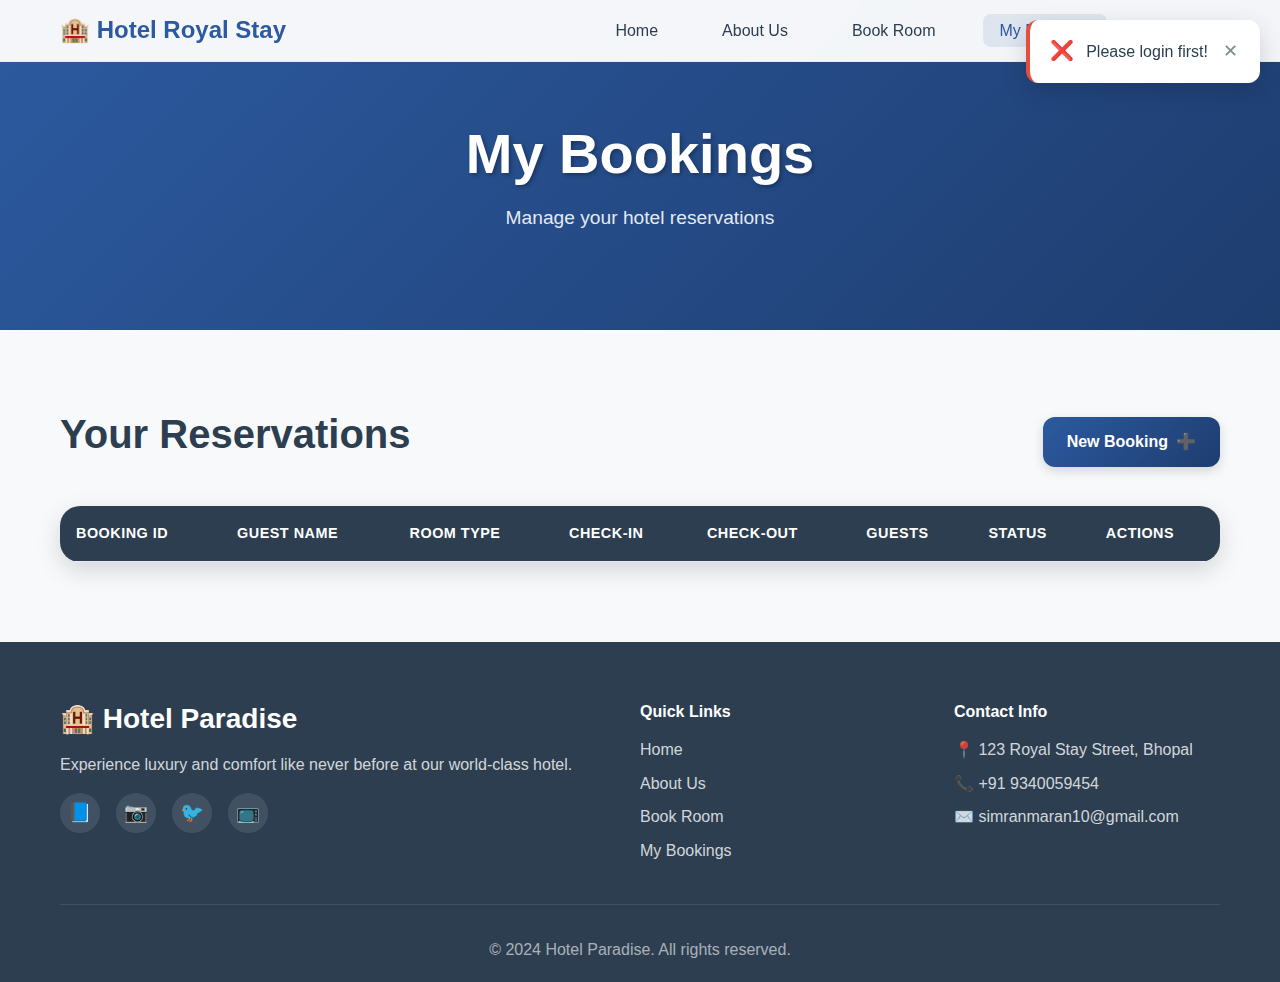
<file: my-bookings.html>
<!DOCTYPE html>
<html lang="en">
<head>
    <meta charset="UTF-8">
    <meta name="viewport" content="width=device-width, initial-scale=1.0">
    <title>Hotel Paradise - My Bookings</title>
    <link rel="stylesheet" href="styles.css">
</head>
<body>
    <!-- Navigation -->
    <nav class="navbar">
        <div class="nav-container">
            <div class="logo">
                <h2>🏨 Hotel Royal Stay</h2>
            </div>
            <ul class="nav-menu">
                <li><a href="index.html">Home</a></li>
                <li><a href="about.html">About Us</a></li>
                <li><a href="booking.html">Book Room</a></li>
                <li><a href="my-bookings.html" class="active">My Bookings</a></li>
                <li><a href="#" onclick="logout()">Logout</a></li>
            </ul>
            <div class="mobile-menu-toggle">
                <span></span>
                <span></span>
                <span></span>
            </div>
        </div>
    </nav>

    <!-- Page Header -->
    <section class="page-header">
        <div class="container">
            <h1>My Bookings</h1>
            <p>Manage your hotel reservations</p>
        </div>
    </section>

    <!-- Bookings Section -->
    <section class="bookings-section">
        <div class="container">
            <div class="bookings-header">
                <h2>Your Reservations</h2>
                <a href="booking.html" class="btn-primary">
                    <span>New Booking</span>
                    <span class="btn-icon">➕</span>
                </a>
            </div>
            
            <div class="bookings-container">
                <div class="table-wrapper">
                    <table class="bookings-table">
                        <thead>
                            <tr>
                                <th>Booking ID</th>
                                <th>Guest Name</th>
                                <th>Room Type</th>
                                <th>Check-in</th>
                                <th>Check-out</th>
                                <th>Guests</th>
                                <th>Status</th>
                                <th>Actions</th>
                            </tr>
                        </thead>
                        <tbody id="bookingsTable">
                            <!-- Bookings will be loaded here -->
                        </tbody>
                    </table>
                </div>
            </div>
        </div>
    </section>

    <!-- Update Modal -->
    <div id="updateModal" class="modal" style="display: none;">
        <div class="modal-overlay" onclick="closeUpdateModal()"></div>
        <div class="modal-content">
            <div class="modal-header">
                <h2>Update Booking</h2>
                <button class="modal-close" onclick="closeUpdateModal()">✕</button>
            </div>
            
            <form id="updateForm" onsubmit="return updateBooking(event)">
                <input type="hidden" id="updateBookingId">
                
                <div class="form-row">
                    <div class="form-group">
                        <label for="updateGuestName">
                            <span class="label-icon">👤</span>
                            Guest Name
                        </label>
                        <input type="text" id="updateGuestName" required>
                    </div>
                    
                    <div class="form-group">
                        <label for="updateGuests">
                            <span class="label-icon">👥</span>
                            Number of Guests
                        </label>
                        <select id="updateGuests" required>
                            <option value="1">1 Guest</option>
                            <option value="2">2 Guests</option>
                            <option value="3">3 Guests</option>
                            <option value="4">4 Guests</option>
                            <option value="5">5+ Guests</option>
                        </select>
                    </div>
                </div>
                
                <div class="form-group">
                    <label for="updateRoomType">
                        <span class="label-icon">🏨</span>
                        Room Type
                    </label>
                    <select id="updateRoomType" required>
                        <option value="Standard Room - ₹1500/night">Standard Room - ₹1,500/night</option>
                        <option value="Garden View Room - ₹1800/night">Garden View Room - ₹1,800/night</option>
                        <option value="Deluxe Room - ₹2000/night">Deluxe Room - ₹2,000/night</option>
                        <option value="Executive Room - ₹2500/night">Executive Room - ₹2,500/night</option>
                        <option value="Family Room - ₹2800/night">Family Room - ₹2,800/night</option>
                        <option value="Ocean View Room - ₹3200/night">Ocean View Room - ₹3,200/night</option>
                        <option value="Suite Room - ₹3500/night">Suite Room - ₹3,500/night</option>
                        <option value="Honeymoon Suite - ₹4500/night">Honeymoon Suite - ₹4,500/night</option>
                        <option value="Presidential Suite - ₹8000/night">Presidential Suite - ₹8,000/night</option>
                        <option value="Penthouse - ₹12000/night">Penthouse - ₹12,000/night</option>
                    </select>
                </div>
                
                <div class="form-row">
                    <div class="form-group">
                        <label for="updateCheckIn">
                            <span class="label-icon">📅</span>
                            Check-in Date
                        </label>
                        <input type="date" id="updateCheckIn" required>
                    </div>
                    
                    <div class="form-group">
                        <label for="updateCheckOut">
                            <span class="label-icon">📅</span>
                            Check-out Date
                        </label>
                        <input type="date" id="updateCheckOut" required>
                    </div>
                </div>
                
                <div class="modal-actions">
                    <button type="button" class="btn-secondary" onclick="closeUpdateModal()">Cancel</button>
                    <button type="submit" class="btn-primary">Update Booking</button>
                </div>
            </form>
        </div>
    </div>

    <!-- Footer -->
    <footer class="footer">
        <div class="container">
            <div class="footer-content">
                <div class="footer-section">
                    <h3>🏨 Hotel Paradise</h3>
                    <p>Experience luxury and comfort like never before at our world-class hotel.</p>
                    <div class="social-links">
                        <a href="#">📘</a>
                        <a href="#">📷</a>
                        <a href="#">🐦</a>
                        <a href="#">📺</a>
                    </div>
                </div>
                <div class="footer-section">
                    <h4>Quick Links</h4>
                    <ul>
                        <li><a href="index.html">Home</a></li>
                        <li><a href="about.html">About Us</a></li>
                        <li><a href="booking.html">Book Room</a></li>
                        <li><a href="my-bookings.html">My Bookings</a></li>
                    </ul>
                </div>
                <div class="footer-section">
                    <h4>Contact Info</h4>
                    <p>📍 123 Royal Stay Street, Bhopal</p>
                    <p>📞 +91 9340059454</p>
                    <p>✉️ simranmaran10@gmail.com</p>
                </div>
            </div>
            <div class="footer-bottom">
                <p>&copy; 2024 Hotel Paradise. All rights reserved.</p>
            </div>
        </div>
    </footer>

    <script src="script.js"></script>
</body>
</html>
</file>
<file: styles.css>
/* Modern CSS Reset */
*,
*::before,
*::after {
  box-sizing: border-box;
  margin: 0;
  padding: 0;
}

/* CSS Variables */
:root {
  --primary-color: #2c5aa0;
  --primary-dark: #1e3d6f;
  --secondary-color: #f39c12;
  --accent-color: #e74c3c;
  --success-color: #27ae60;
  --warning-color: #f39c12;
  --danger-color: #e74c3c;

  --text-primary: #2c3e50;
  --text-secondary: #7f8c8d;
  --text-light: #bdc3c7;

  --bg-primary: #ffffff;
  --bg-secondary: #f8f9fa;
  --bg-dark: #2c3e50;

  --border-color: #e9ecef;
  --border-radius: 12px;
  --border-radius-sm: 8px;
  --border-radius-lg: 20px;

  --shadow-sm: 0 2px 4px rgba(0, 0, 0, 0.1);
  --shadow-md: 0 4px 12px rgba(0, 0, 0, 0.15);
  --shadow-lg: 0 8px 25px rgba(0, 0, 0, 0.15);
  --shadow-xl: 0 20px 40px rgba(0, 0, 0, 0.1);

  --transition: all 0.3s cubic-bezier(0.4, 0, 0.2, 1);
  --transition-fast: all 0.15s ease;
}

/* Base Styles */
html {
  scroll-behavior: smooth;
}

body {
  font-family: "Inter", -apple-system, BlinkMacSystemFont, "Segoe UI", Roboto, sans-serif;
  line-height: 1.6;
  color: var(--text-primary);
  background-color: var(--bg-primary);
  overflow-x: hidden;
}

.container {
  max-width: 1200px;
  margin: 0 auto;
  padding: 0 20px;
}

/* Typography */
h1,
h2,
h3,
h4,
h5,
h6 {
  font-weight: 600;
  line-height: 1.2;
  margin-bottom: 1rem;
}

h1 {
  font-size: clamp(2rem, 5vw, 3.5rem);
}
h2 {
  font-size: clamp(1.5rem, 4vw, 2.5rem);
}
h3 {
  font-size: clamp(1.25rem, 3vw, 1.75rem);
}

p {
  margin-bottom: 1rem;
  color: var(--text-secondary);
}

/* Navigation */
.navbar {
  background: rgba(255, 255, 255, 0.95);
  backdrop-filter: blur(10px);
  border-bottom: 1px solid var(--border-color);
  padding: 1rem 0;
  position: fixed;
  width: 100%;
  top: 0;
  z-index: 1000;
  transition: var(--transition);
}

.nav-container {
  display: flex;
  justify-content: space-between;
  align-items: center;
  max-width: 1200px;
  margin: 0 auto;
  padding: 0 20px;
}

.logo h2 {
  color: var(--primary-color);
  font-size: 1.5rem;
  margin: 0;
}

.nav-menu {
  display: flex;
  list-style: none;
  gap: 2rem;
  margin: 0;
}

.nav-menu a {
  color: var(--text-primary);
  text-decoration: none;
  font-weight: 500;
  padding: 0.5rem 1rem;
  border-radius: var(--border-radius-sm);
  transition: var(--transition);
  position: relative;
}

.nav-menu a:hover,
.nav-menu a.active {
  color: var(--primary-color);
  background-color: rgba(44, 90, 160, 0.1);
}

.mobile-menu-toggle {
  display: none;
  flex-direction: column;
  cursor: pointer;
  gap: 4px;
}

.mobile-menu-toggle span {
  width: 25px;
  height: 3px;
  background: var(--text-primary);
  border-radius: 2px;
  transition: var(--transition);
}

/* Hero Section with Swiper */
.hero {
  height: 100vh;
  position: relative;
  overflow: hidden;
}

.hero-swiper {
  width: 100%;
  height: 100%;
}

.swiper-slide {
  position: relative;
  display: flex;
  align-items: center;
  justify-content: center;
}

.swiper-slide img {
  width: 100%;
  height: 100%;
  object-fit: cover;
}

.slide-overlay {
  position: absolute;
  top: 0;
  left: 0;
  width: 100%;
  height: 100%;
  background: linear-gradient(45deg, rgba(44, 90, 160, 0.7), rgba(0, 0, 0, 0.4));
  z-index: 1;
}

.slide-content {
  position: absolute;
  top: 50%;
  left: 50%;
  transform: translate(-50%, -50%);
  text-align: center;
  color: white;
  z-index: 2;
  max-width: 800px;
  padding: 0 20px;
}

.slide-title {
  font-size: clamp(2.5rem, 6vw, 4rem);
  font-weight: 700;
  margin-bottom: 1rem;
  text-shadow: 2px 2px 4px rgba(0, 0, 0, 0.5);
  animation: slideInUp 1s ease-out;
}

.slide-subtitle {
  font-size: clamp(1.1rem, 3vw, 1.5rem);
  margin-bottom: 2rem;
  text-shadow: 1px 1px 2px rgba(0, 0, 0, 0.5);
  animation: slideInUp 1s ease-out 0.3s both;
}

/* Swiper Navigation */
.swiper-button-next,
.swiper-button-prev {
  color: white !important;
  background: rgba(255, 255, 255, 0.2);
  width: 60px !important;
  height: 60px !important;
  border-radius: 50%;
  backdrop-filter: blur(10px);
  border: 2px solid rgba(255, 255, 255, 0.3);
  transition: var(--transition);
}

.swiper-button-next:hover,
.swiper-button-prev:hover {
  background: rgba(255, 255, 255, 0.3);
  transform: scale(1.1);
}

.swiper-button-next::after,
.swiper-button-prev::after {
  font-size: 20px !important;
  font-weight: bold;
}

.swiper-pagination-bullet {
  width: 15px !important;
  height: 15px !important;
  background: rgba(255, 255, 255, 0.5) !important;
  border: 2px solid rgba(255, 255, 255, 0.8) !important;
  opacity: 1 !important;
  transition: var(--transition) !important;
}

.swiper-pagination-bullet-active {
  background: white !important;
  transform: scale(1.2);
}

/* Buttons */
.btn-primary,
.btn-secondary,
.btn-auth {
  display: inline-flex;
  align-items: center;
  gap: 0.5rem;
  padding: 12px 24px;
  border: none;
  border-radius: var(--border-radius);
  font-weight: 600;
  text-decoration: none;
  cursor: pointer;
  transition: var(--transition);
  font-size: 1rem;
  position: relative;
  overflow: hidden;
}

.btn-primary {
  background: linear-gradient(135deg, var(--primary-color), var(--primary-dark));
  color: white;
  box-shadow: var(--shadow-md);
}

.btn-primary:hover {
  transform: translateY(-2px);
  box-shadow: var(--shadow-lg);
}

.btn-primary.large {
  padding: 16px 32px;
  font-size: 1.1rem;
}

.btn-secondary {
  background: white;
  color: var(--primary-color);
  border: 2px solid var(--primary-color);
}

.btn-secondary:hover {
  background: var(--primary-color);
  color: white;
}

.btn-auth {
  width: 100%;
  justify-content: center;
  background: linear-gradient(135deg, var(--primary-color), var(--primary-dark));
  color: white;
  padding: 15px;
  font-size: 1.1rem;
}

/* Features Section */
.features {
  padding: 80px 0;
  background: var(--bg-secondary);
}

.features-grid {
  display: grid;
  grid-template-columns: repeat(auto-fit, minmax(250px, 1fr));
  gap: 2rem;
}

.feature-card {
  background: white;
  padding: 2rem;
  border-radius: var(--border-radius);
  text-align: center;
  box-shadow: var(--shadow-sm);
  transition: var(--transition);
}

.feature-card:hover {
  transform: translateY(-5px);
  box-shadow: var(--shadow-md);
}

.feature-icon {
  font-size: 3rem;
  margin-bottom: 1rem;
}

/* Page Header */
.page-header {
  background: linear-gradient(135deg, var(--primary-color), var(--primary-dark));
  color: white;
  padding: 120px 0 80px;
  text-align: center;
}

.page-header h1 {
  margin-bottom: 1rem;
  text-shadow: 2px 2px 4px rgba(0, 0, 0, 0.3);
}

.page-header p {
  font-size: 1.2rem;
  color: rgba(255, 255, 255, 0.9);
}

/* Section Header */
.section-header {
  text-align: center;
  margin-bottom: 4rem;
}

.section-header h2 {
  color: var(--text-primary);
  margin-bottom: 1rem;
}

.section-header p {
  font-size: 1.1rem;
  max-width: 600px;
  margin: 0 auto;
}

/* Rooms Section */
.rooms {
  padding: 80px 0;
  background: var(--bg-secondary);
}

.room-grid {
  display: grid;
  grid-template-columns: repeat(auto-fit, minmax(350px, 1fr));
  gap: 2rem;
}

.room-card {
  background: white;
  border-radius: var(--border-radius-lg);
  overflow: hidden;
  box-shadow: var(--shadow-md);
  transition: var(--transition);
  position: relative;
}

.room-card:hover {
  transform: translateY(-8px);
  box-shadow: var(--shadow-xl);
}

.room-image {
  position: relative;
  height: 250px;
  overflow: hidden;
}

.room-image img {
  width: 100%;
  height: 100%;
  object-fit: cover;
  transition: var(--transition);
}

.room-card:hover .room-image img {
  transform: scale(1.05);
}

.room-badge {
  position: absolute;
  top: 15px;
  right: 15px;
  background: var(--secondary-color);
  color: white;
  padding: 5px 12px;
  border-radius: 20px;
  font-size: 0.8rem;
  font-weight: 600;
}

.room-badge.luxury {
  background: var(--accent-color);
}

.room-badge.romantic {
  background: #e91e63;
}

.room-info {
  padding: 2rem;
}

.room-info h3 {
  color: var(--text-primary);
  margin-bottom: 0.5rem;
}

.room-info .price {
  font-size: 1.5rem;
  font-weight: 700;
  color: var(--primary-color);
  margin-bottom: 1rem;
}

.room-info .price span {
  font-size: 1rem;
  font-weight: 400;
  color: var(--text-secondary);
}

.room-info .description {
  margin-bottom: 1.5rem;
  line-height: 1.6;
}

.room-features {
  display: flex;
  gap: 0.5rem;
  flex-wrap: wrap;
  margin-bottom: 1.5rem;
}

.room-features span {
  background: var(--bg-secondary);
  padding: 0.4rem 0.8rem;
  border-radius: 20px;
  font-size: 0.85rem;
  color: var(--text-secondary);
  border: 1px solid var(--border-color);
}

/* CTA Section */
.cta-section {
  background: linear-gradient(135deg, var(--primary-color), var(--primary-dark));
  color: white;
  padding: 80px 0;
  text-align: center;
}

.cta-content h2 {
  margin-bottom: 1rem;
  color: white;
}

.cta-content p {
  font-size: 1.2rem;
  margin-bottom: 2rem;
  color: rgba(255, 255, 255, 0.9);
}

/* Forms */
.form-group {
  margin-bottom: 1.5rem;
}

.form-group label {
  display: flex;
  align-items: center;
  gap: 0.5rem;
  margin-bottom: 0.5rem;
  font-weight: 600;
  color: var(--text-primary);
}

.label-icon {
  font-size: 1.1rem;
}

.form-group input,
.form-group select {
  width: 100%;
  padding: 12px 16px;
  border: 2px solid var(--border-color);
  border-radius: var(--border-radius);
  font-size: 1rem;
  transition: var(--transition);
  background: white;
}

.form-group input:focus,
.form-group select:focus {
  outline: none;
  border-color: var(--primary-color);
  box-shadow: 0 0 0 3px rgba(44, 90, 160, 0.1);
}

.form-row {
  display: grid;
  grid-template-columns: 1fr 1fr;
  gap: 1rem;
}

/* Booking Section */
.booking-section {
  padding: 80px 0;
  background: var(--bg-secondary);
}

.booking-container {
  display: grid;
  grid-template-columns: 2fr 1fr;
  gap: 3rem;
  max-width: 1000px;
  margin: 0 auto;
}

.booking-form-wrapper {
  background: white;
  padding: 2.5rem;
  border-radius: var(--border-radius-lg);
  box-shadow: var(--shadow-lg);
}

.form-header {
  text-align: center;
  margin-bottom: 2rem;
}

.form-header h2 {
  color: var(--text-primary);
  margin-bottom: 0.5rem;
}

.form-header p {
  color: var(--text-secondary);
}

.form-actions {
  margin-top: 2rem;
}

.booking-summary {
  background: white;
  padding: 2rem;
  border-radius: var(--border-radius-lg);
  box-shadow: var(--shadow-md);
  height: fit-content;
}

.booking-summary h3 {
  color: var(--text-primary);
  margin-bottom: 1.5rem;
}

.benefits-list {
  display: flex;
  flex-direction: column;
  gap: 1rem;
}

.benefit-item {
  display: flex;
  align-items: center;
  gap: 0.75rem;
}

.benefit-icon {
  font-size: 1.2rem;
  color: var(--success-color);
}

/* Auth Section */
.auth-section {
  min-height: 100vh;
  display: flex;
  align-items: center;
  justify-content: center;
  padding: 120px 20px 80px;
  background: linear-gradient(135deg, #667eea 0%, #764ba2 100%);
  position: relative;
}

.auth-section::before {
  content: "";
  position: absolute;
  top: 0;
  left: 0;
  right: 0;
  bottom: 0;
  background: url('data:image/svg+xml,<svg xmlns="http://www.w3.org/2000/svg" viewBox="0 0 1000 100" fill="%23ffffff" opacity="0.1"><polygon points="1000,100 1000,0 0,100"/></svg>');
  background-size: cover;
}

.auth-container {
  background: rgba(255, 255, 255, 0.95);
  backdrop-filter: blur(15px);
  padding: 3rem;
  border-radius: var(--border-radius-lg);
  box-shadow: var(--shadow-xl);
  width: 100%;
  max-width: 450px;
  border: 1px solid rgba(255, 255, 255, 0.2);
  position: relative;
  z-index: 1;
}

.auth-benefits {
  background: rgba(255, 255, 255, 0.1);
  backdrop-filter: blur(10px);
  padding: 2rem;
  border-radius: var(--border-radius-lg);
  margin-left: 2rem;
  width: 300px;
  border: 1px solid rgba(255, 255, 255, 0.2);
}

.auth-benefits h3 {
  color: white;
  margin-bottom: 1.5rem;
  text-align: center;
}

.auth-benefits .benefit-item {
  color: white;
  margin-bottom: 1rem;
  align-items: flex-start;
}

.auth-benefits .benefit-icon {
  font-size: 1.5rem;
  margin-top: 0.25rem;
}

.auth-benefits h4 {
  margin: 0 0 0.25rem 0;
  font-size: 1rem;
}

.auth-benefits p {
  margin: 0;
  font-size: 0.9rem;
  opacity: 0.9;
}

.auth-header {
  text-align: center;
  margin-bottom: 2rem;
}

.auth-header h2 {
  color: var(--text-primary);
  font-size: 2rem;
  margin-bottom: 0.5rem;
}

.auth-header p {
  color: var(--text-secondary);
}

.input-wrapper {
  position: relative;
  display: flex;
  align-items: center;
}

.input-wrapper .input-icon {
  position: absolute;
  left: 12px;
  font-size: 1.1rem;
  color: var(--text-secondary);
  z-index: 1;
}

.input-wrapper input {
  padding-left: 45px !important;
}

.form-options {
  display: flex;
  justify-content: space-between;
  align-items: center;
  margin-bottom: 1.5rem;
}

.checkbox-wrapper {
  display: flex;
  align-items: center;
  gap: 0.5rem;
  cursor: pointer;
  font-size: 0.9rem;
}

.checkbox-wrapper input[type="checkbox"] {
  width: auto;
  margin: 0;
}

.forgot-link,
.switch-link {
  color: var(--primary-color);
  text-decoration: none;
  font-weight: 600;
  transition: var(--transition);
}

.forgot-link:hover,
.switch-link:hover {
  text-decoration: underline;
}

.auth-footer {
  text-align: center;
  margin-top: 1.5rem;
  padding-top: 1.5rem;
  border-top: 1px solid var(--border-color);
}

/* Bookings Table */
.bookings-section {
  padding: 80px 0;
  background: var(--bg-secondary);
}

.bookings-header {
  display: flex;
  justify-content: space-between;
  align-items: center;
  margin-bottom: 2rem;
}

.table-wrapper {
  background: white;
  border-radius: var(--border-radius-lg);
  overflow: hidden;
  box-shadow: var(--shadow-lg);
}

.bookings-table {
  width: 100%;
  border-collapse: collapse;
}

.bookings-table th,
.bookings-table td {
  padding: 1rem;
  text-align: left;
  border-bottom: 1px solid var(--border-color);
}

.bookings-table th {
  background: var(--bg-dark);
  color: white;
  font-weight: 600;
  font-size: 0.9rem;
  text-transform: uppercase;
  letter-spacing: 0.5px;
}

.bookings-table tr:hover {
  background: var(--bg-secondary);
}

.bookings-table .btn-warning,
.bookings-table .btn-danger {
  padding: 6px 12px;
  font-size: 0.8rem;
  margin-right: 0.5rem;
}

.btn-warning {
  background: var(--warning-color);
  color: white;
  border: none;
  border-radius: var(--border-radius-sm);
  cursor: pointer;
  transition: var(--transition);
}

.btn-danger {
  background: var(--danger-color);
  color: white;
  border: none;
  border-radius: var(--border-radius-sm);
  cursor: pointer;
  transition: var(--transition);
}

.btn-warning:hover {
  background: #e67e22;
  transform: translateY(-1px);
}

.btn-danger:hover {
  background: #c0392b;
  transform: translateY(-1px);
}

/* Modal */
.modal {
  position: fixed;
  top: 0;
  left: 0;
  width: 100%;
  height: 100%;
  z-index: 2000;
  display: flex;
  align-items: center;
  justify-content: center;
}

.modal-overlay {
  position: absolute;
  top: 0;
  left: 0;
  width: 100%;
  height: 100%;
  background: rgba(0, 0, 0, 0.5);
  backdrop-filter: blur(5px);
}

.modal-content {
  background: white;
  border-radius: var(--border-radius-lg);
  padding: 2rem;
  width: 90%;
  max-width: 500px;
  max-height: 90vh;
  overflow-y: auto;
  position: relative;
  z-index: 1;
  box-shadow: var(--shadow-xl);
}

.modal-header {
  display: flex;
  justify-content: space-between;
  align-items: center;
  margin-bottom: 1.5rem;
  padding-bottom: 1rem;
  border-bottom: 1px solid var(--border-color);
}

.modal-header h2 {
  margin: 0;
  color: var(--text-primary);
}

.modal-close {
  background: none;
  border: none;
  font-size: 1.5rem;
  cursor: pointer;
  color: var(--text-secondary);
  transition: var(--transition);
}

.modal-close:hover {
  color: var(--danger-color);
}

.modal-actions {
  display: flex;
  gap: 1rem;
  justify-content: flex-end;
  margin-top: 2rem;
}

/* About Page Styles */
.about-content {
  padding: 80px 0;
}

.about-grid {
  display: grid;
  grid-template-columns: 2fr 1fr;
  gap: 4rem;
  align-items: start;
}

.text-section {
  margin-bottom: 3rem;
}

.text-section h2 {
  color: var(--primary-color);
  margin-bottom: 1rem;
}

.about-image img {
  width: 100%;
  border-radius: var(--border-radius-lg);
  box-shadow: var(--shadow-lg);
}

.awards-section,
.facilities-section,
.team-section,
.contact-section {
  padding: 80px 0;
  background: var(--bg-secondary);
}

.awards-section:nth-child(even),
.facilities-section:nth-child(even),
.team-section:nth-child(even),
.contact-section:nth-child(even) {
  background: white;
}

.awards-grid,
.facilities-grid,
.contact-grid {
  display: grid;
  grid-template-columns: repeat(auto-fit, minmax(250px, 1fr));
  gap: 2rem;
}

.award-card,
.facility-card,
.contact-item {
  background: white;
  padding: 2rem;
  border-radius: var(--border-radius-lg);
  text-align: center;
  box-shadow: var(--shadow-md);
  transition: var(--transition);
}

.awards-section .award-card,
.facilities-section .facility-card,
.contact-section .contact-item {
  background: var(--bg-secondary);
}

.award-card:hover,
.facility-card:hover {
  transform: translateY(-5px);
  box-shadow: var(--shadow-lg);
}

.award-icon,
.facility-icon,
.contact-icon {
  font-size: 3rem;
  margin-bottom: 1rem;
}

.team-grid {
  display: grid;
  grid-template-columns: repeat(auto-fit, minmax(280px, 1fr));
  gap: 2rem;
}

.team-member {
  background: white;
  padding: 2rem;
  border-radius: var(--border-radius-lg);
  text-align: center;
  box-shadow: var(--shadow-md);
  transition: var(--transition);
}

.team-member:hover {
  transform: translateY(-5px);
  box-shadow: var(--shadow-lg);
}

.team-member img {
  width: 120px;
  height: 120px;
  border-radius: 50%;
  object-fit: cover;
  margin-bottom: 1rem;
  border: 4px solid var(--border-color);
}

.team-member h3 {
  color: var(--text-primary);
  margin-bottom: 0.5rem;
}

.team-member .position {
  color: var(--primary-color);
  font-weight: 600;
  margin-bottom: 0.5rem;
}

.team-bio {
  color: var(--text-secondary);
  font-style: italic;
  margin: 0;
}

/* Footer */
.footer {
  background: var(--bg-dark);
  color: white;
  padding: 60px 0 20px;
}

.footer-content {
  display: grid;
  grid-template-columns: 2fr 1fr 1fr;
  gap: 3rem;
  margin-bottom: 2rem;
}

.footer-section h3,
.footer-section h4 {
  margin-bottom: 1rem;
  color: white;
}

.footer-section p {
  color: rgba(255, 255, 255, 0.8);
  margin-bottom: 0.5rem;
}

.footer-section ul {
  list-style: none;
}

.footer-section ul li {
  margin-bottom: 0.5rem;
}

.footer-section ul li a {
  color: rgba(255, 255, 255, 0.8);
  text-decoration: none;
  transition: var(--transition);
}

.footer-section ul li a:hover {
  color: white;
}

.social-links {
  display: flex;
  gap: 1rem;
  margin-top: 1rem;
}

.social-links a {
  display: inline-flex;
  align-items: center;
  justify-content: center;
  width: 40px;
  height: 40px;
  background: rgba(255, 255, 255, 0.1);
  border-radius: 50%;
  text-decoration: none;
  font-size: 1.2rem;
  transition: var(--transition);
}

.social-links a:hover {
  background: var(--primary-color);
  transform: translateY(-2px);
}

.footer-bottom {
  text-align: center;
  padding-top: 2rem;
  border-top: 1px solid rgba(255, 255, 255, 0.1);
}

.footer-bottom p {
  color: rgba(255, 255, 255, 0.6);
  margin: 0;
}

/* Animations */
@keyframes slideInUp {
  from {
    opacity: 0;
    transform: translateY(30px);
  }
  to {
    opacity: 1;
    transform: translateY(0);
  }
}

@keyframes fadeIn {
  from {
    opacity: 0;
  }
  to {
    opacity: 1;
  }
}

/* Responsive Design */
/* Enhanced Responsive Design */

/* Large Desktop (1400px and up) */
@media (min-width: 1400px) {
  .container {
    max-width: 1320px;
  }

  .slide-title {
    font-size: 4.5rem;
  }

  .slide-subtitle {
    font-size: 1.8rem;
  }

  .room-grid {
    grid-template-columns: repeat(4, 1fr);
  }

  .features-grid {
    grid-template-columns: repeat(4, 1fr);
  }
}

/* Desktop (1200px to 1399px) */
@media (max-width: 1399px) {
  .room-grid {
    grid-template-columns: repeat(3, 1fr);
  }
}

/* Large Tablet/Small Desktop (992px to 1199px) */
@media (max-width: 1199px) {
  .container {
    max-width: 960px;
  }

  .booking-container {
    grid-template-columns: 1fr;
    gap: 2rem;
  }

  .auth-section {
    flex-direction: column;
    gap: 2rem;
  }

  .auth-benefits {
    margin-left: 0;
    width: 100%;
    max-width: 450px;
  }

  .about-grid {
    grid-template-columns: 1fr;
    gap: 2rem;
  }

  .footer-content {
    grid-template-columns: 1fr 1fr;
    gap: 2rem;
  }

  .room-grid {
    grid-template-columns: repeat(2, 1fr);
  }

  .slide-title {
    font-size: 3.5rem;
  }

  .slide-subtitle {
    font-size: 1.4rem;
  }
}

/* Tablet (768px to 991px) */
@media (max-width: 991px) {
  .container {
    max-width: 720px;
    padding: 0 15px;
  }

  /* Navigation */
  .nav-container {
    padding: 0 15px;
  }

  .nav-menu {
    display: none;
    position: absolute;
    top: 100%;
    left: 0;
    right: 0;
    background: white;
    flex-direction: column;
    padding: 1rem;
    box-shadow: var(--shadow-lg);
    border-top: 1px solid var(--border-color);
    z-index: 999;
  }

  .nav-menu.active {
    display: flex;
  }

  .nav-menu li {
    margin: 0;
  }

  .nav-menu a {
    padding: 0.75rem 1rem;
    border-radius: var(--border-radius-sm);
    display: block;
  }

  .mobile-menu-toggle {
    display: flex;
  }

  .mobile-menu-toggle.active span:nth-child(1) {
    transform: rotate(45deg) translate(5px, 5px);
  }

  .mobile-menu-toggle.active span:nth-child(2) {
    opacity: 0;
  }

  .mobile-menu-toggle.active span:nth-child(3) {
    transform: rotate(-45deg) translate(7px, -6px);
  }

  /* Hero Section */
  .slide-title {
    font-size: 2.8rem;
  }

  .slide-subtitle {
    font-size: 1.2rem;
  }

  .swiper-button-next,
  .swiper-button-prev {
    width: 50px !important;
    height: 50px !important;
  }

  .swiper-button-next::after,
  .swiper-button-prev::after {
    font-size: 16px !important;
  }

  .swiper-pagination-bullet {
    width: 12px !important;
    height: 12px !important;
  }

  /* Sections */
  .page-header {
    padding: 100px 0 60px;
  }

  .page-header h1 {
    font-size: 2.5rem;
  }

  .section-header h2 {
    font-size: 2rem;
  }

  /* Grids */
  .room-grid {
    grid-template-columns: 1fr 1fr;
    gap: 1.5rem;
  }

  .features-grid {
    grid-template-columns: 1fr 1fr;
  }

  .awards-grid,
  .facilities-grid {
    grid-template-columns: 1fr 1fr;
  }

  .team-grid {
    grid-template-columns: 1fr 1fr;
  }

  .contact-grid {
    grid-template-columns: 1fr 1fr;
  }

  /* Forms */
  .form-row {
    grid-template-columns: 1fr;
    gap: 1rem;
  }

  .booking-form-wrapper {
    padding: 2rem;
  }

  .booking-summary {
    padding: 1.5rem;
  }

  /* Tables */
  .bookings-header {
    flex-direction: column;
    gap: 1rem;
    align-items: stretch;
  }

  .table-wrapper {
    overflow-x: auto;
  }

  .bookings-table {
    min-width: 800px;
    font-size: 0.9rem;
  }

  .bookings-table th,
  .bookings-table td {
    padding: 0.75rem 0.5rem;
  }

  /* Modal */
  .modal-content {
    width: 95%;
    max-width: 500px;
    margin: 0 auto;
    max-height: 85vh;
  }

  /* Footer */
  .footer-content {
    grid-template-columns: 1fr;
    gap: 2rem;
    text-align: center;
  }

  .social-links {
    justify-content: center;
  }
}

/* Mobile Large (576px to 767px) */
@media (max-width: 767px) {
  .container {
    max-width: 540px;
    padding: 0 15px;
  }

  /* Typography */
  h1 {
    font-size: 2rem;
  }

  h2 {
    font-size: 1.75rem;
  }

  h3 {
    font-size: 1.5rem;
  }

  /* Hero */
  .slide-title {
    font-size: 2.2rem;
    line-height: 1.1;
  }

  .slide-subtitle {
    font-size: 1.1rem;
    margin-bottom: 1.5rem;
  }

  .slide-content {
    padding: 0 15px;
  }

  .btn-primary {
    padding: 12px 24px;
    font-size: 1rem;
  }

  .btn-primary.large {
    padding: 14px 28px;
    font-size: 1.05rem;
  }

  /* Navigation */
  .navbar {
    padding: 0.75rem 0;
  }

  .logo h2 {
    font-size: 1.3rem;
  }

  /* Sections */
  .page-header {
    padding: 90px 0 50px;
  }

  .page-header h1 {
    font-size: 2rem;
  }

  .page-header p {
    font-size: 1.1rem;
  }

  .section-header {
    margin-bottom: 3rem;
  }

  .section-header h2 {
    font-size: 1.75rem;
  }

  /* Grids */
  .room-grid {
    grid-template-columns: 1fr;
    gap: 1.5rem;
  }

  .features-grid {
    grid-template-columns: 1fr;
    gap: 1.5rem;
  }

  .awards-grid,
  .facilities-grid,
  .contact-grid,
  .team-grid {
    grid-template-columns: 1fr;
    gap: 1.5rem;
  }

  /* Cards */
  .room-card {
    border-radius: var(--border-radius);
  }

  .room-info {
    padding: 1.5rem;
  }

  .room-info h3 {
    font-size: 1.3rem;
  }

  .room-info .price {
    font-size: 1.3rem;
  }

  .feature-card,
  .award-card,
  .facility-card,
  .contact-item {
    padding: 1.5rem;
  }

  .team-member {
    padding: 1.5rem;
  }

  /* Forms */
  .auth-container {
    padding: 2rem;
    margin: 0 15px;
  }

  .booking-form-wrapper {
    padding: 1.5rem;
  }

  .booking-summary {
    padding: 1.5rem;
  }

  .form-group input,
  .form-group select {
    padding: 12px 14px;
    font-size: 1rem;
  }

  .input-wrapper input {
    padding-left: 40px !important;
  }

  .btn-auth {
    padding: 14px;
    font-size: 1.05rem;
  }

  /* Tables */
  .bookings-table {
    font-size: 0.85rem;
  }

  .bookings-table th,
  .bookings-table td {
    padding: 0.6rem 0.4rem;
  }

  .btn-warning,
  .btn-danger {
    padding: 5px 8px;
    font-size: 0.75rem;
    margin-right: 0.25rem;
  }

  /* Modal */
  .modal-content {
    padding: 1.5rem;
    margin: 0 10px;
    border-radius: var(--border-radius);
  }

  .modal-actions {
    flex-direction: column;
    gap: 0.75rem;
  }

  .modal-actions .btn-primary,
  .modal-actions .btn-secondary {
    width: 100%;
    justify-content: center;
  }

  /* Swiper adjustments */
  .swiper-button-next,
  .swiper-button-prev {
    width: 45px !important;
    height: 45px !important;
  }

  .swiper-button-next::after,
  .swiper-button-prev::after {
    font-size: 14px !important;
  }

  .swiper-pagination {
    bottom: 15px !important;
  }

  .swiper-pagination-bullet {
    width: 10px !important;
    height: 10px !important;
    margin: 0 3px !important;
  }
}

/* Mobile Medium (480px to 575px) */
@media (max-width: 575px) {
  .container {
    padding: 0 12px;
  }

  /* Hero */
  .slide-title {
    font-size: 1.9rem;
  }

  .slide-subtitle {
    font-size: 1rem;
  }

  /* Navigation */
  .nav-container {
    padding: 0 12px;
  }

  .logo h2 {
    font-size: 1.2rem;
  }

  /* Sections padding */
  .rooms,
  .features,
  .awards-section,
  .facilities-section,
  .team-section,
  .contact-section,
  .about-content,
  .booking-section,
  .bookings-section {
    padding: 60px 0;
  }

  .page-header {
    padding: 85px 0 45px;
  }

  /* Cards */
  .room-info {
    padding: 1.25rem;
  }

  .feature-card,
  .award-card,
  .facility-card,
  .contact-item,
  .team-member {
    padding: 1.25rem;
  }

  /* Forms */
  .auth-container {
    padding: 1.5rem;
  }

  .booking-form-wrapper,
  .booking-summary {
    padding: 1.25rem;
  }

  /* Buttons */
  .btn-primary,
  .btn-secondary {
    padding: 10px 20px;
    font-size: 0.95rem;
  }

  .btn-primary.large {
    padding: 12px 24px;
    font-size: 1rem;
  }

  /* Tables */
  .bookings-table {
    font-size: 0.8rem;
  }

  .bookings-table th,
  .bookings-table td {
    padding: 0.5rem 0.3rem;
  }

  /* Footer */
  .footer {
    padding: 40px 0 15px;
  }

  .footer-section {
    margin-bottom: 2rem;
  }

  .social-links a {
    width: 35px;
    height: 35px;
    font-size: 1.1rem;
  }
}

/* Mobile Small (320px to 479px) */
@media (max-width: 479px) {
  .container {
    padding: 0 10px;
  }

  /* Typography */
  h1 {
    font-size: 1.75rem;
  }

  h2 {
    font-size: 1.5rem;
  }

  h3 {
    font-size: 1.25rem;
  }

  /* Hero */
  .slide-title {
    font-size: 1.7rem;
    line-height: 1.1;
  }

  .slide-subtitle {
    font-size: 0.95rem;
    margin-bottom: 1.25rem;
  }

  .slide-content {
    padding: 0 10px;
  }

  /* Navigation */
  .nav-container {
    padding: 0 10px;
  }

  .logo h2 {
    font-size: 1.1rem;
  }

  .mobile-menu-toggle {
    gap: 3px;
  }

  .mobile-menu-toggle span {
    width: 22px;
    height: 2.5px;
  }

  /* Sections */
  .page-header {
    padding: 80px 0 40px;
  }

  .page-header h1 {
    font-size: 1.75rem;
  }

  .page-header p {
    font-size: 1rem;
  }

  .section-header {
    margin-bottom: 2.5rem;
  }

  .section-header h2 {
    font-size: 1.5rem;
  }

  .section-header p {
    font-size: 1rem;
  }

  /* Cards */
  .room-card,
  .feature-card,
  .award-card,
  .facility-card,
  .contact-item,
  .team-member {
    border-radius: var(--border-radius-sm);
  }

  .room-info,
  .feature-card,
  .award-card,
  .facility-card,
  .contact-item,
  .team-member {
    padding: 1rem;
  }

  .room-info h3 {
    font-size: 1.2rem;
  }

  .room-info .price {
    font-size: 1.2rem;
  }

  .room-features {
    gap: 0.4rem;
  }

  .room-features span {
    padding: 0.3rem 0.6rem;
    font-size: 0.8rem;
  }

  /* Forms */
  .auth-container {
    padding: 1.25rem;
    border-radius: var(--border-radius);
  }

  .auth-header h2 {
    font-size: 1.5rem;
  }

  .booking-form-wrapper,
  .booking-summary {
    padding: 1rem;
    border-radius: var(--border-radius);
  }

  .form-header h2 {
    font-size: 1.5rem;
  }

  .form-group input,
  .form-group select {
    padding: 10px 12px;
    font-size: 0.95rem;
  }

  .input-wrapper input {
    padding-left: 35px !important;
  }

  .input-wrapper .input-icon {
    left: 10px;
    font-size: 1rem;
  }

  .label-icon {
    font-size: 1rem;
  }

  /* Buttons */
  .btn-primary,
  .btn-secondary,
  .btn-auth {
    padding: 10px 18px;
    font-size: 0.9rem;
    border-radius: var(--border-radius-sm);
  }

  .btn-primary.large {
    padding: 12px 20px;
    font-size: 0.95rem;
  }

  /* Tables */
  .table-wrapper {
    border-radius: var(--border-radius-sm);
  }

  .bookings-table {
    font-size: 0.75rem;
    min-width: 700px;
  }

  .bookings-table th,
  .bookings-table td {
    padding: 0.4rem 0.25rem;
  }

  .btn-warning,
  .btn-danger {
    padding: 4px 6px;
    font-size: 0.7rem;
    border-radius: 4px;
  }

  /* Modal */
  .modal-content {
    padding: 1.25rem;
    margin: 0 5px;
    max-height: 95vh;
  }

  .modal-header h2 {
    font-size: 1.3rem;
  }

  /* Swiper */
  .swiper-button-next,
  .swiper-button-prev {
    width: 40px !important;
    height: 40px !important;
    margin-top: -20px !important;
  }

  .swiper-button-next::after,
  .swiper-button-prev::after {
    font-size: 12px !important;
  }

  .swiper-button-next {
    right: 5px !important;
  }

  .swiper-button-prev {
    left: 5px !important;
  }

  .swiper-pagination {
    bottom: 10px !important;
  }

  .swiper-pagination-bullet {
    width: 8px !important;
    height: 8px !important;
    margin: 0 2px !important;
  }

  /* Footer */
  .footer {
    padding: 30px 0 10px;
  }

  .footer-section h3,
  .footer-section h4 {
    font-size: 1.1rem;
  }

  .footer-section p,
  .footer-section ul li a {
    font-size: 0.9rem;
  }

  .social-links a {
    width: 32px;
    height: 32px;
    font-size: 1rem;
  }

  .footer-bottom p {
    font-size: 0.8rem;
  }
}

/* Extra Small Mobile (below 320px) */
@media (max-width: 319px) {
  .container {
    padding: 0 8px;
  }

  .slide-title {
    font-size: 1.5rem;
  }

  .slide-subtitle {
    font-size: 0.9rem;
  }

  .nav-container {
    padding: 0 8px;
  }

  .logo h2 {
    font-size: 1rem;
  }

  .page-header h1 {
    font-size: 1.5rem;
  }

  .section-header h2 {
    font-size: 1.3rem;
  }

  .auth-container,
  .booking-form-wrapper,
  .booking-summary,
  .modal-content {
    padding: 1rem;
  }

  .btn-primary,
  .btn-secondary,
  .btn-auth {
    padding: 8px 15px;
    font-size: 0.85rem;
  }

  .swiper-button-next,
  .swiper-button-prev {
    width: 35px !important;
    height: 35px !important;
  }

  .swiper-button-next::after,
  .swiper-button-prev::after {
    font-size: 10px !important;
  }
}

/* Landscape Mobile Orientation */
@media (max-height: 500px) and (orientation: landscape) {
  .hero {
    height: 100vh;
  }

  .slide-content {
    transform: translate(-50%, -45%);
  }

  .slide-title {
    font-size: 2rem;
    margin-bottom: 0.5rem;
  }

  .slide-subtitle {
    font-size: 1rem;
    margin-bottom: 1rem;
  }

  .page-header {
    padding: 70px 0 30px;
  }

  .auth-section {
    padding: 70px 20px 30px;
  }

  .modal-content {
    max-height: 95vh;
    overflow-y: auto;
  }
}

/* High DPI Displays */
@media (-webkit-min-device-pixel-ratio: 2), (min-resolution: 192dpi) {
  .room-card img,
  .team-member img,
  .about-image img {
    image-rendering: -webkit-optimize-contrast;
    image-rendering: crisp-edges;
  }
}

/* Reduced Motion Preference */
@media (prefers-reduced-motion: reduce) {
  *,
  *::before,
  *::after {
    animation-duration: 0.01ms !important;
    animation-iteration-count: 1 !important;
    transition-duration: 0.01ms !important;
    scroll-behavior: auto !important;
  }

  .swiper-slide {
    transition: none !important;
  }
}

/* Dark Mode Support */
@media (prefers-color-scheme: dark) {
  :root {
    --text-primary: #f8f9fa;
    --text-secondary: #adb5bd;
    --text-light: #6c757d;
    --bg-primary: #212529;
    --bg-secondary: #343a40;
    --bg-dark: #495057;
    --border-color: #495057;
  }

  .navbar {
    background: rgba(33, 37, 41, 0.95);
    border-bottom-color: var(--border-color);
  }

  .nav-menu {
    background: var(--bg-primary);
  }

  .room-card,
  .feature-card,
  .award-card,
  .facility-card,
  .contact-item,
  .team-member,
  .auth-container,
  .booking-form-wrapper,
  .booking-summary,
  .modal-content {
    background: var(--bg-secondary);
    border: 1px solid var(--border-color);
  }

  .form-group input,
  .form-group select {
    background: var(--bg-primary);
    border-color: var(--border-color);
    color: var(--text-primary);
  }

  .bookings-table {
    background: var(--bg-secondary);
  }

  .bookings-table th {
    background: var(--bg-dark);
  }

  .bookings-table tr:hover {
    background: var(--bg-primary);
  }
}

/* Print Styles */
@media print {
  .navbar,
  .footer,
  .btn-primary,
  .btn-secondary,
  .btn-auth,
  .btn-warning,
  .btn-danger,
  .modal,
  .swiper-button-next,
  .swiper-button-prev,
  .swiper-pagination,
  .mobile-menu-toggle {
    display: none !important;
  }

  body {
    font-size: 12pt;
    line-height: 1.4;
    color: black;
    background: white;
  }

  .container {
    max-width: none;
    padding: 0;
  }

  .page-header {
    background: none;
    color: black;
    padding: 20px 0;
  }

  .room-card,
  .feature-card,
  .award-card,
  .facility-card {
    break-inside: avoid;
    border: 1px solid #ccc;
    margin-bottom: 10px;
  }

  .bookings-table {
    border-collapse: collapse;
    width: 100%;
  }

  .bookings-table th,
  .bookings-table td {
    border: 1px solid #ccc;
    padding: 5px;
  }

  .bookings-table th {
    background: #f0f0f0;
  }
}
</file>
